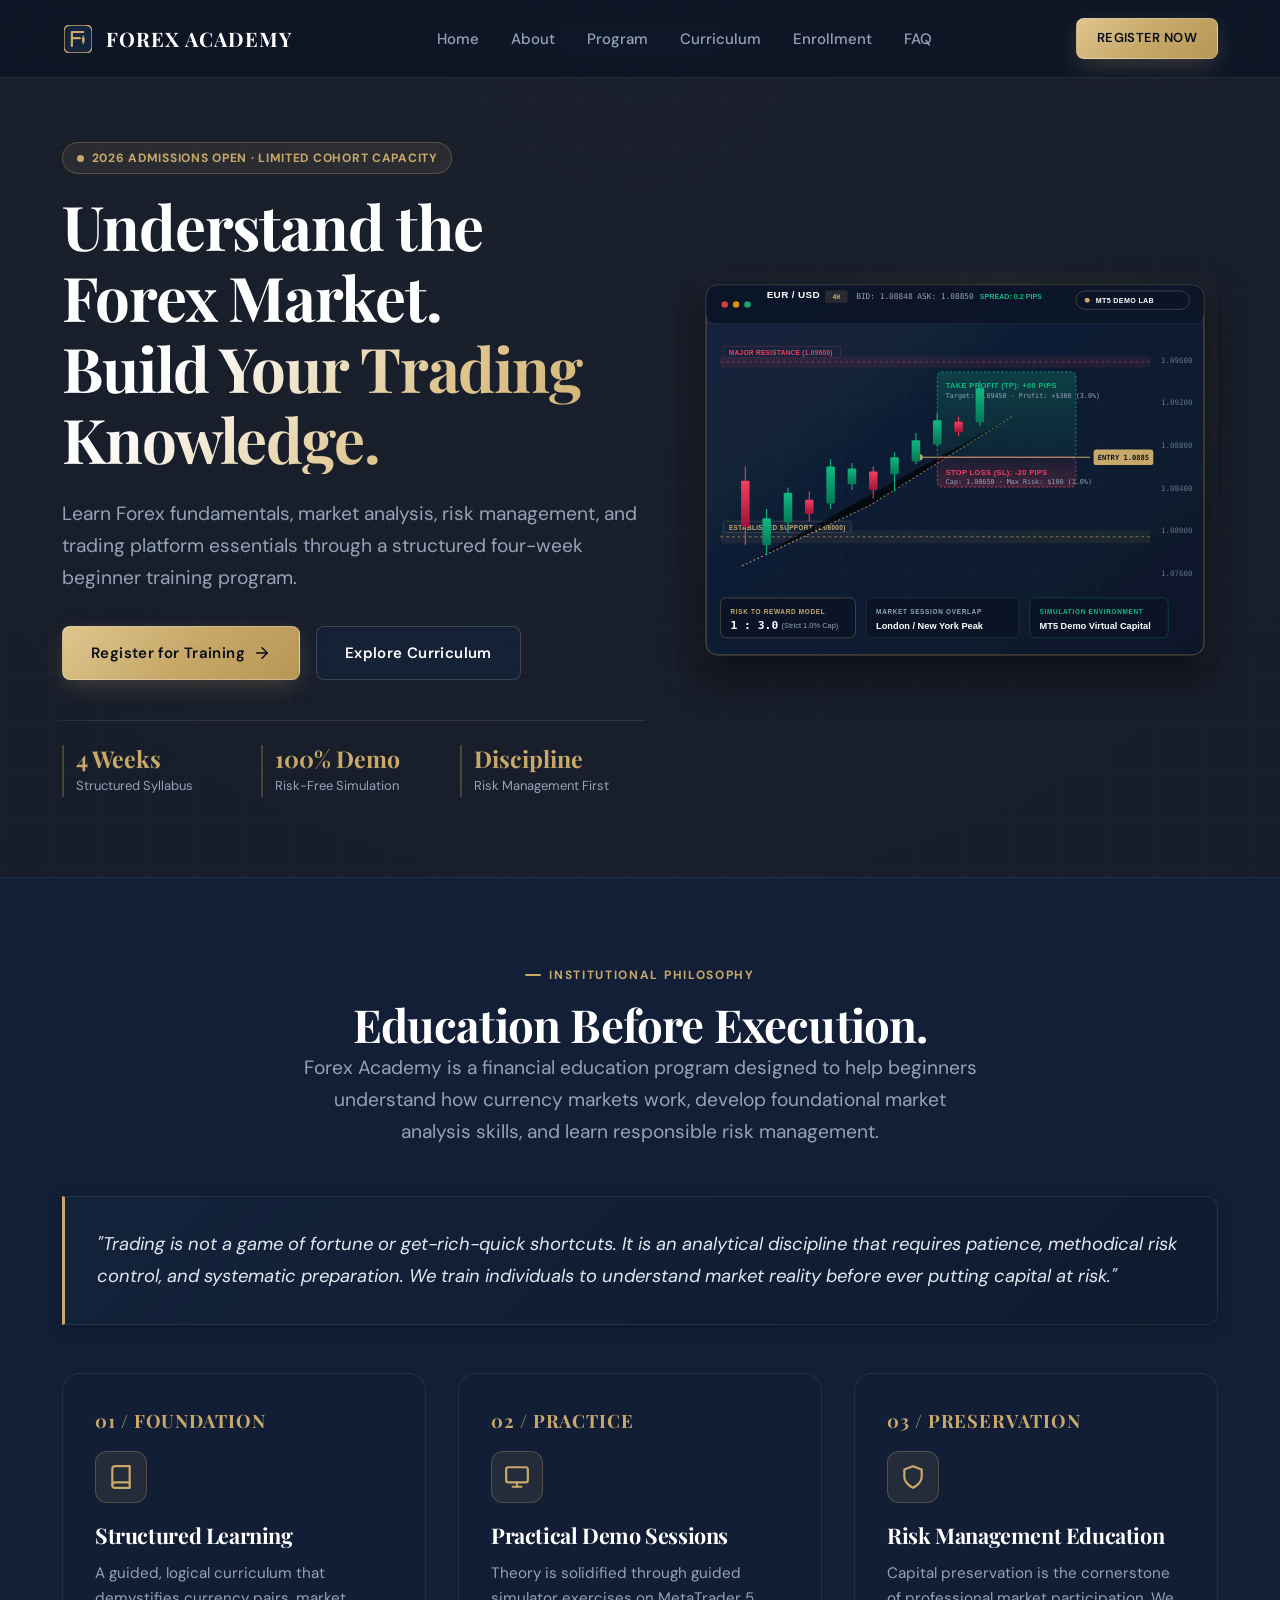
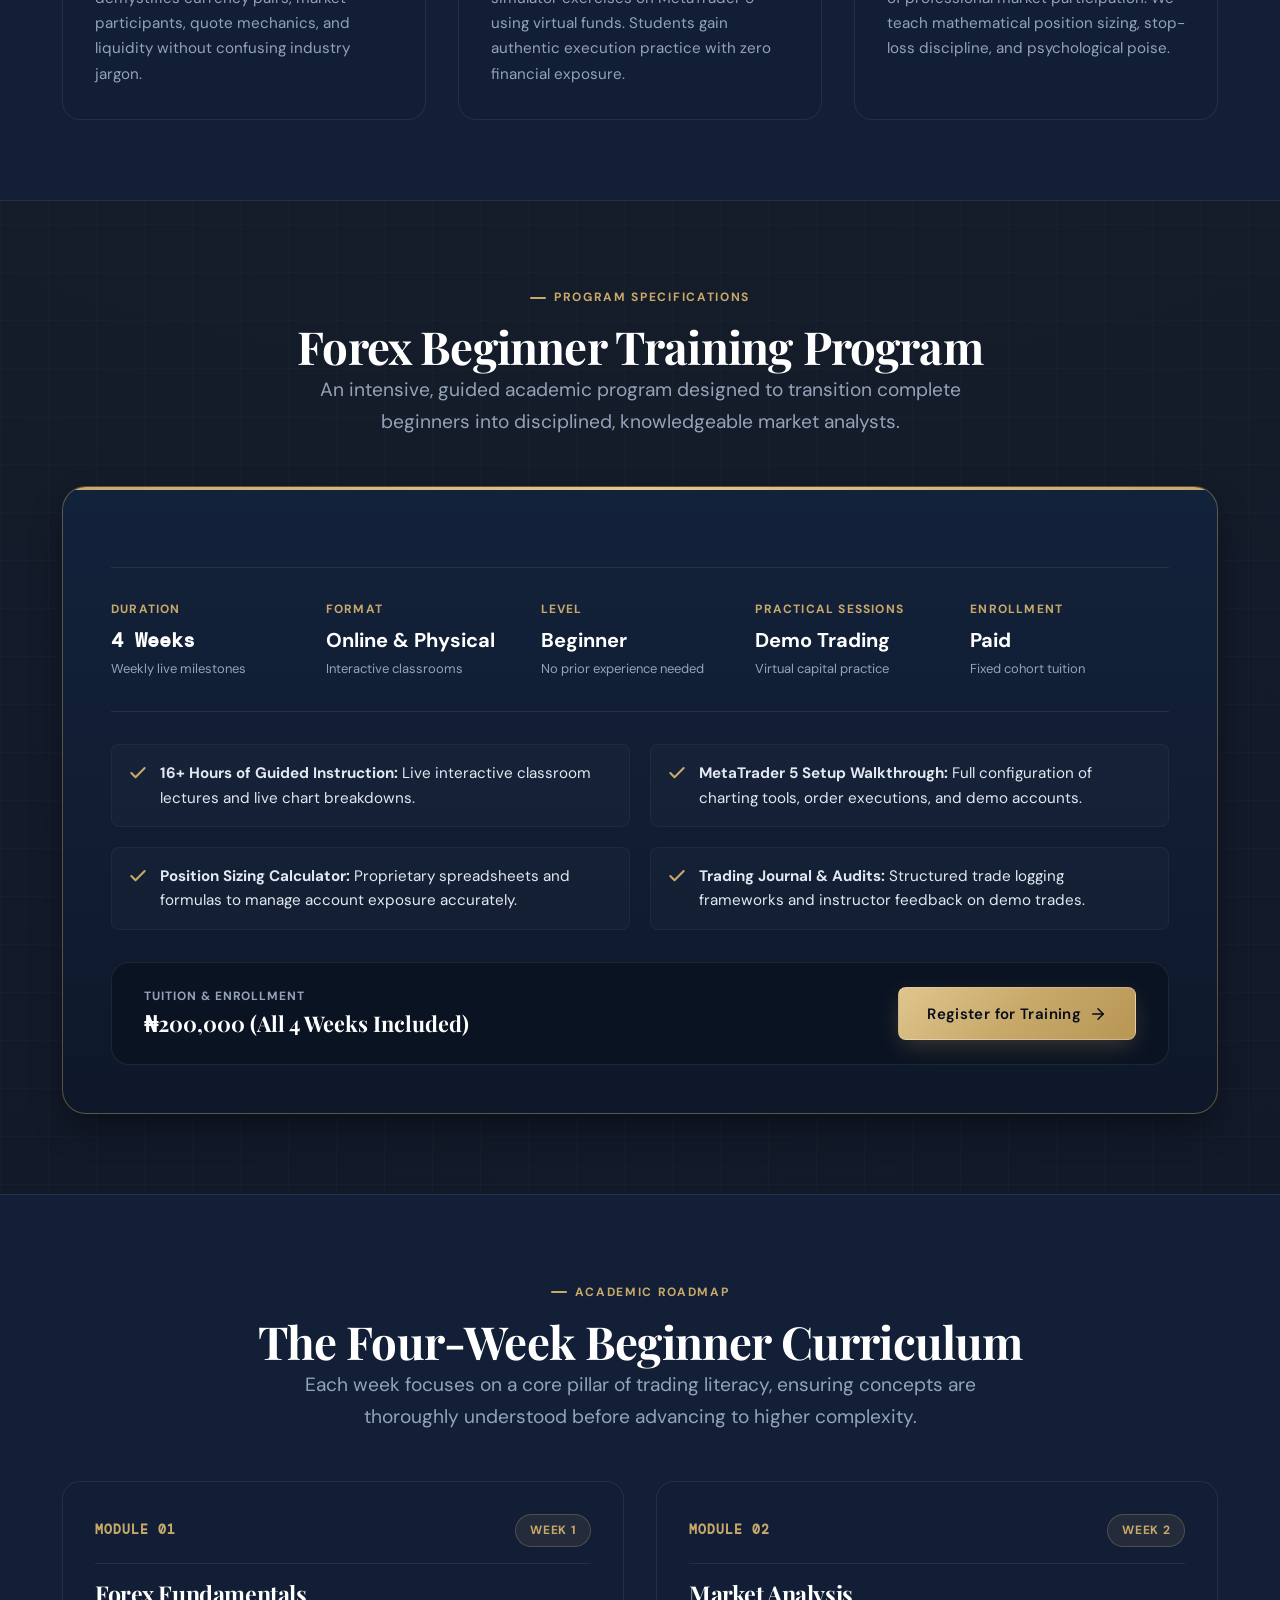
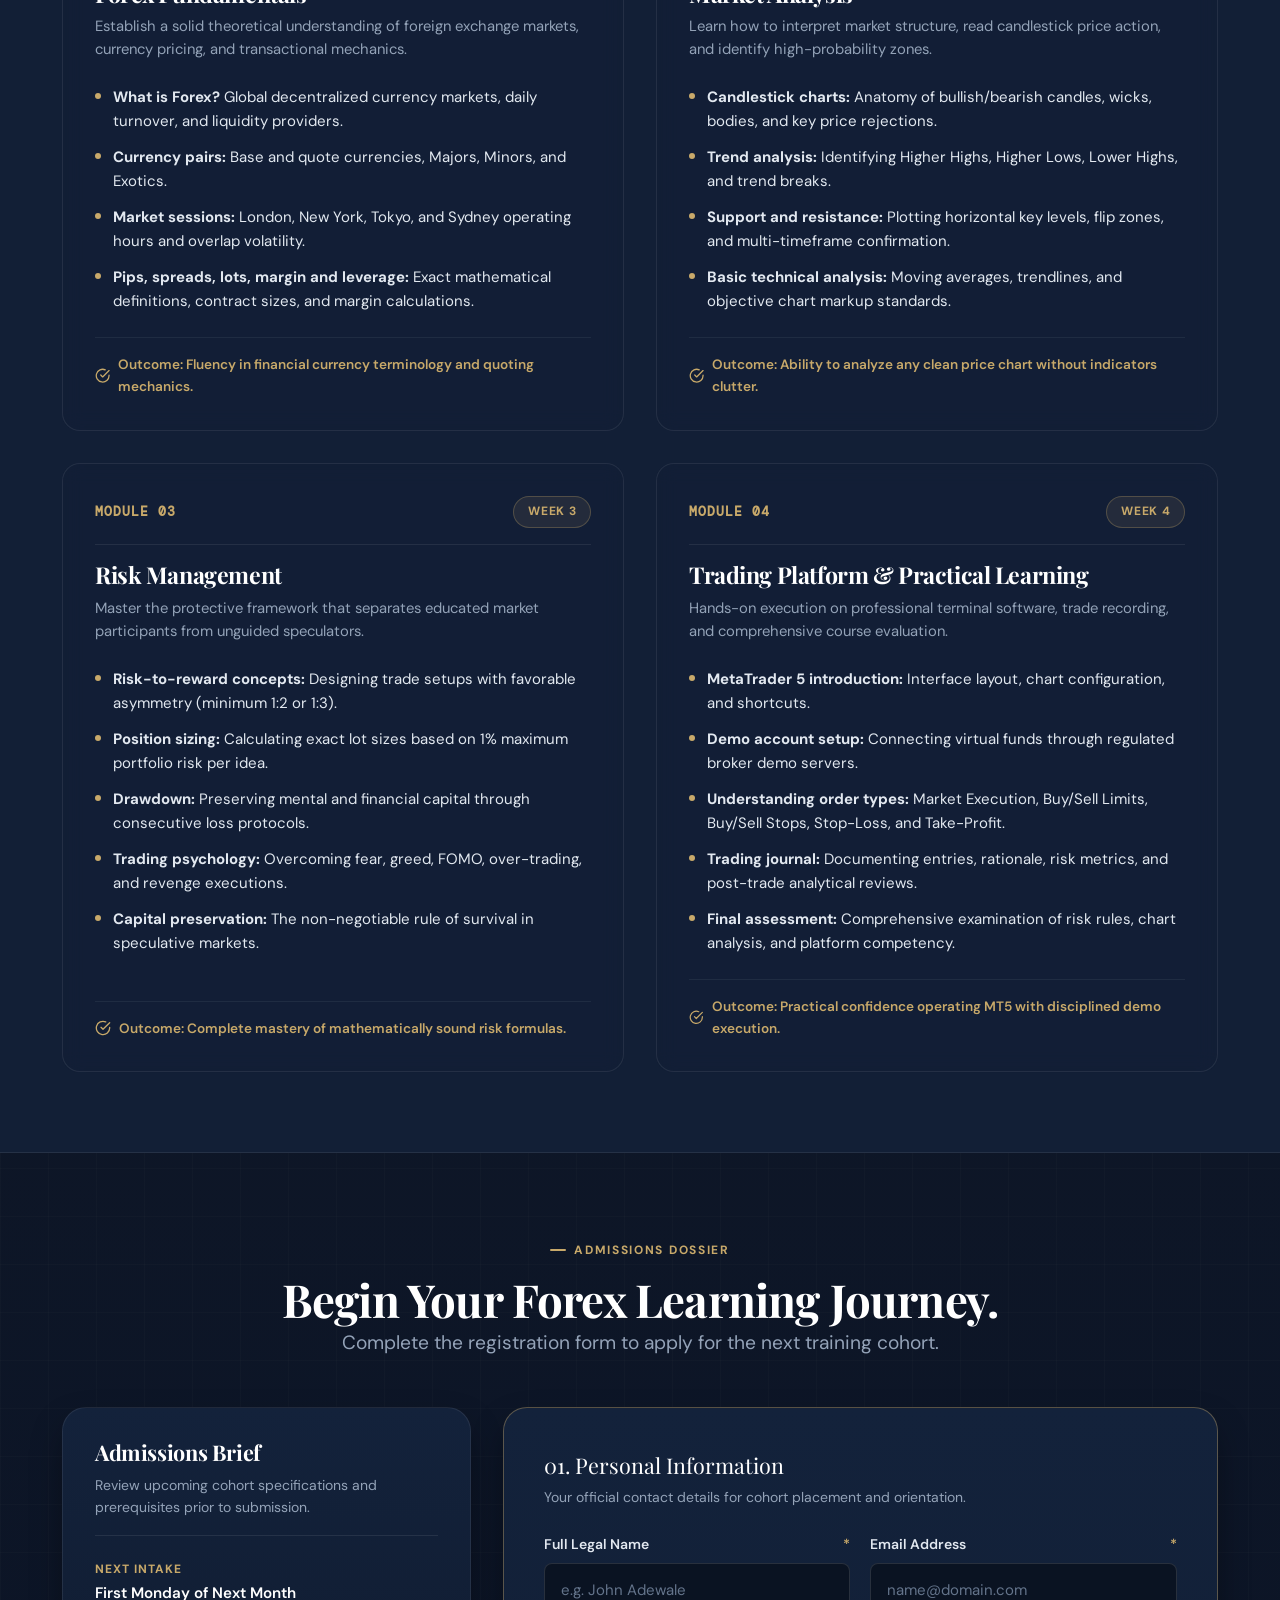
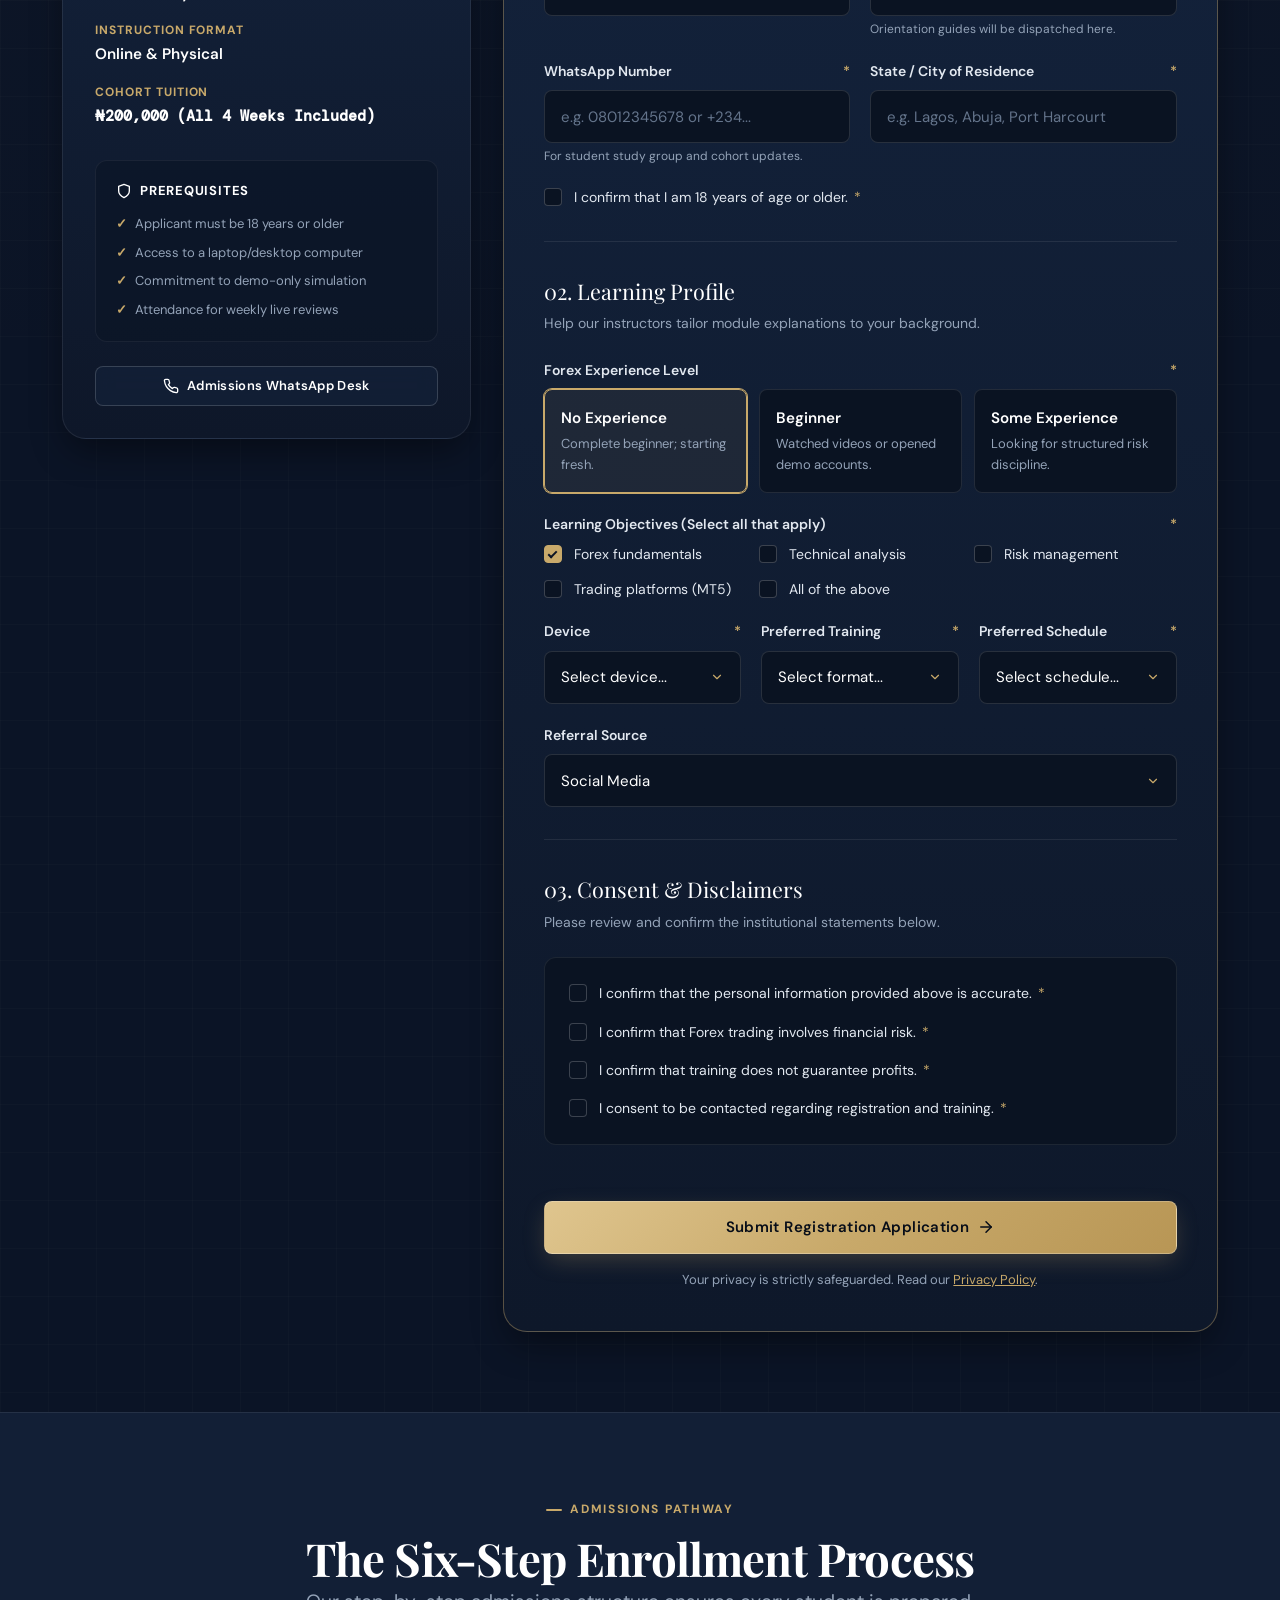
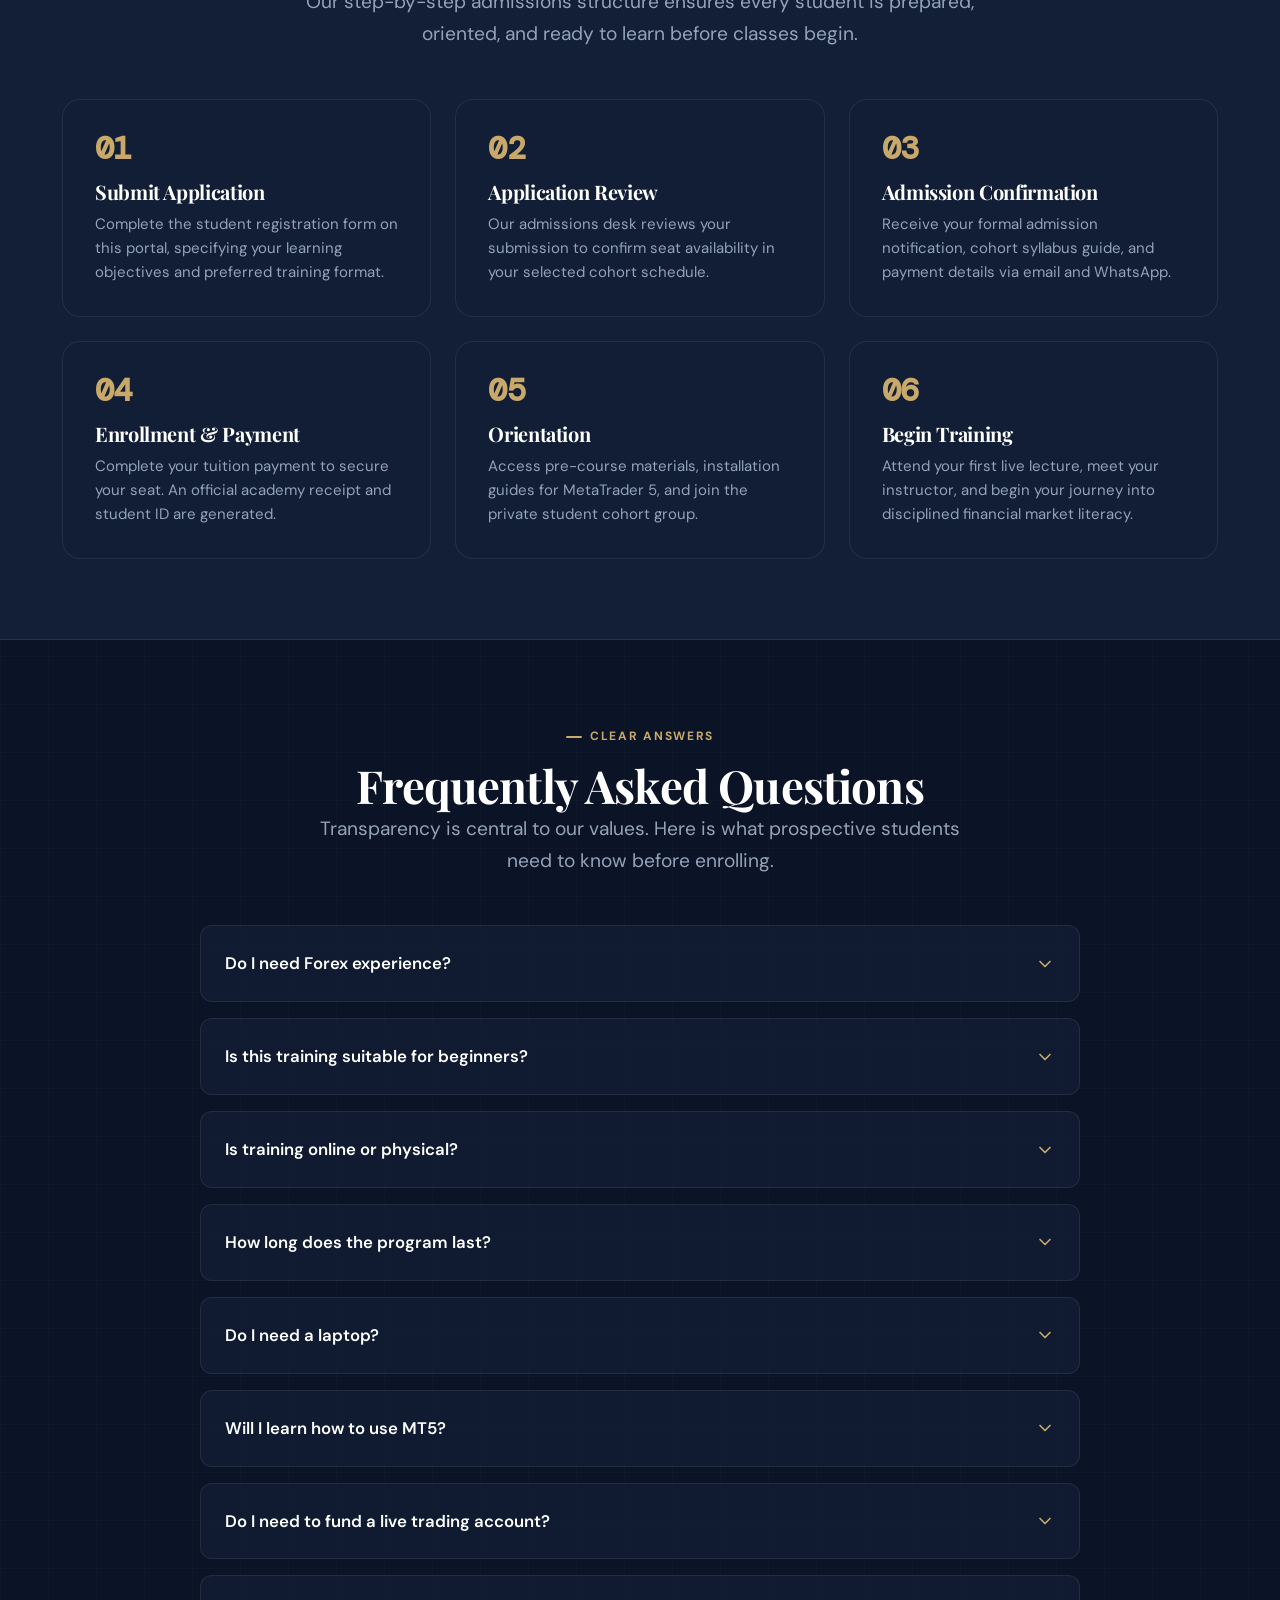
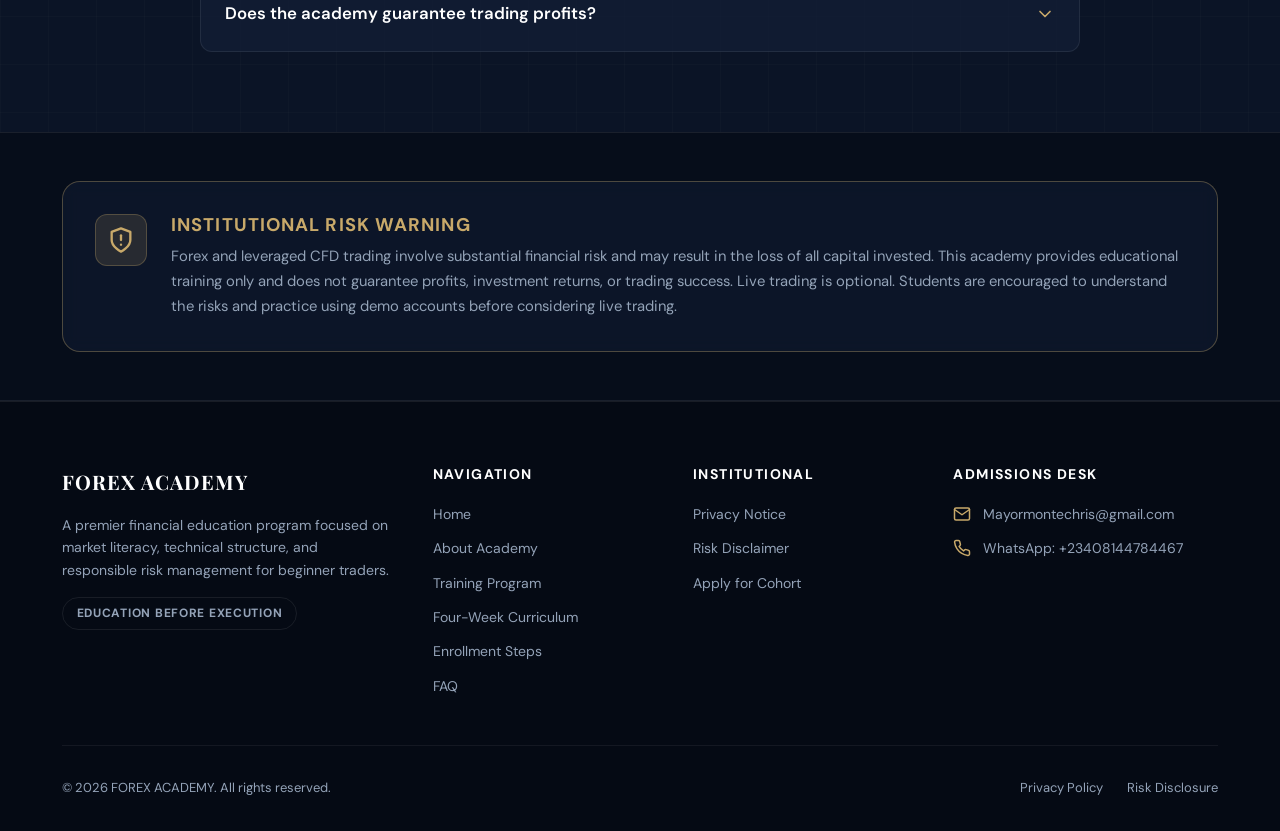
<file: index.html>
<!DOCTYPE html>
<html lang="en">
<head>
  <meta charset="UTF-8">
  <meta name="viewport" content="width=device-width, initial-scale=1.0">
  <title>Forex Academy | Learn Forex Trading Fundamentals</title>
  <meta name="description" content="Learn Forex fundamentals, technical analysis, and risk management through a structured four-week beginner Forex training program.">
  <meta name="keywords" content="forex academy, learn forex, beginner forex training, technical analysis, risk management, MT5 demo trading">
  <meta name="author" content="FOREX ACADEMY">
  <meta name="robots" content="index, follow">

  <!-- Open Graph / Facebook -->
  <meta property="og:type" content="website">
  <meta property="og:title" content="Forex Academy | Learn Forex Trading Fundamentals">
  <meta property="og:description" content="Learn Forex fundamentals, technical analysis, and risk management through a structured four-week beginner Forex training program.">
  <meta property="og:image" content="assets/images/hero-chart.svg">

  <!-- Twitter Card -->
  <meta name="twitter:card" content="summary_large_image">
  <meta name="twitter:title" content="Forex Academy | Learn Forex Trading Fundamentals">
  <meta name="twitter:description" content="Learn Forex fundamentals, technical analysis, and risk management through a structured four-week beginner Forex training program.">
  <meta name="twitter:image" content="assets/images/hero-chart.svg">

  <!-- Favicon -->
  <link rel="icon" type="image/svg+xml" href="assets/icons/favicon.svg">

  <!-- Google Fonts Preconnect -->
  <link rel="preconnect" href="https://fonts.googleapis.com">
  <link rel="preconnect" href="https://fonts.gstatic.com" crossorigin>
  <link href="https://fonts.googleapis.com/css2?family=DM+Mono:ital,wght@0,400;0,500;1,400&family=DM+Sans:ital,opsz,wght@0,9..40,400;0,9..40,500;0,9..40,600;0,9..40,700;1,9..40,400&family=Playfair+Display:ital,wght@0,600;0,700;1,600&display=swap" rel="stylesheet">

  <!-- Core Stylesheet -->
  <link rel="stylesheet" href="styles.css">
</head>
<body>

  <!-- ======================================================================
       1. HEADER & NAVIGATION
       ====================================================================== -->
  <header class="site-header" id="site-header">
    <div class="container header-inner">
      <a href="#hero" class="brand-logo" aria-label="Forex Academy Home">
        <div class="brand-emblem" aria-hidden="true">
          <svg width="28" height="28" viewBox="0 0 64 64" fill="none">
            <rect width="64" height="64" rx="14" fill="#14243D" stroke="#C8A96A" stroke-width="3"/>
            <path d="M18 16 H44 M18 16 V48 M18 30 H36" stroke="#C8A96A" stroke-width="5" stroke-linecap="round"/>
            <line x1="44" y1="24" x2="44" y2="44" stroke="#C8A96A" stroke-width="2.5"/>
            <rect x="41" y="28" width="6" height="12" rx="1.5" fill="#C8A96A"/>
          </svg>
        </div>
        <span data-config="academyName">FOREX ACADEMY</span>
      </a>

      <!-- Desktop Navigation -->
      <nav class="nav-desktop" aria-label="Main Navigation">
        <a href="#hero" class="nav-link">Home</a>
        <a href="#about" class="nav-link">About</a>
        <a href="#program" class="nav-link">Program</a>
        <a href="#curriculum" class="nav-link">Curriculum</a>
        <a href="#enrollment" class="nav-link">Enrollment</a>
        <a href="#faq" class="nav-link">FAQ</a>
      </nav>

      <div class="header-actions">
        <a href="#registration" class="btn btn-primary btn-sm btn-header-cta">REGISTER NOW</a>
        
        <!-- Mobile Hamburger Toggle -->
        <button class="mobile-nav-toggle" aria-label="Toggle navigation menu" aria-expanded="false" aria-controls="mobile-nav-drawer">
          <span class="hamburger-line"></span>
          <span class="hamburger-line"></span>
          <span class="hamburger-line"></span>
        </button>
      </div>
    </div>
  </header>

  <!-- Mobile Navigation Drawer -->
  <div class="mobile-nav-backdrop" aria-hidden="true"></div>
  <aside class="mobile-nav-drawer" id="mobile-nav-drawer" aria-label="Mobile Navigation">
    <div class="mobile-nav-top">
      <a href="#hero" class="brand-logo" style="margin-bottom: var(--space-6);">
        <span data-config="academyName">FOREX ACADEMY</span>
      </a>
      <div style="margin-bottom: var(--space-6);">
        <span class="badge badge-gold badge-pulse">Admissions Open</span>
      </div>
      <nav class="mobile-nav-links">
        <a href="#hero" class="mobile-nav-link">
          <span>Home</span>
          <span style="color: var(--color-gold); font-size: 0.8rem;">&rarr;</span>
        </a>
        <a href="#about" class="mobile-nav-link">
          <span>About Academy</span>
          <span style="color: var(--color-gold); font-size: 0.8rem;">&rarr;</span>
        </a>
        <a href="#program" class="mobile-nav-link">
          <span>Training Program</span>
          <span style="color: var(--color-gold); font-size: 0.8rem;">&rarr;</span>
        </a>
        <a href="#curriculum" class="mobile-nav-link">
          <span>Curriculum</span>
          <span style="color: var(--color-gold); font-size: 0.8rem;">&rarr;</span>
        </a>
        <a href="#enrollment" class="mobile-nav-link">
          <span>Enrollment Steps</span>
          <span style="color: var(--color-gold); font-size: 0.8rem;">&rarr;</span>
        </a>
        <a href="#faq" class="mobile-nav-link">
          <span>FAQ</span>
          <span style="color: var(--color-gold); font-size: 0.8rem;">&rarr;</span>
        </a>
      </nav>
    </div>
    <div class="mobile-nav-footer">
      <a href="#registration" class="btn btn-primary btn-block">REGISTER NOW</a>
      <a href="#" target="_blank" rel="noopener noreferrer" class="btn btn-secondary btn-block" data-config="whatsappLink">
        WhatsApp Admissions Desk
      </a>
    </div>
  </aside>

  <main id="main-content">
    <!-- ======================================================================
         2. HERO SECTION
         ====================================================================== -->
    <section class="section hero-section" id="hero">
      <div class="container">
        <div class="hero-grid">
          <div class="hero-content">
            <div class="hero-badge-wrap">
              <span class="badge badge-gold badge-pulse">2026 Admissions Open · Limited Cohort Capacity</span>
            </div>
            <h1 class="hero-title">
              Understand the Forex Market. <span>Build Your Trading Knowledge.</span>
            </h1>
            <p class="lead-text hero-description">
              Learn Forex fundamentals, market analysis, risk management, and trading platform essentials through a structured four-week beginner training program.
            </p>
            <div class="hero-cta-group">
              <a href="#registration" class="btn btn-primary">
                Register for Training
                <svg width="18" height="18" viewBox="0 0 24 24" fill="none" stroke="currentColor" stroke-width="2" stroke-linecap="round" stroke-linejoin="round" aria-hidden="true">
                  <line x1="5" y1="12" x2="19" y2="12"></line>
                  <polyline points="12 5 19 12 12 19"></polyline>
                </svg>
              </a>
              <a href="#curriculum" class="btn btn-secondary">Explore Curriculum</a>
            </div>
            <div class="hero-stats-row">
              <div class="stat-item">
                <span class="stat-value mono-num">4 Weeks</span>
                <span class="stat-label">Structured Syllabus</span>
              </div>
              <div class="stat-item">
                <span class="stat-value mono-num">100% Demo</span>
                <span class="stat-label">Risk-Free Simulation</span>
              </div>
              <div class="stat-item">
                <span class="stat-value">Discipline</span>
                <span class="stat-label">Risk Management First</span>
              </div>
            </div>
          </div>

          <!-- Hero Market Structure Visual -->
          <div class="hero-visual-card" aria-hidden="true">
            <img src="assets/images/hero-chart.svg" alt="EUR/USD Technical Market Structure and Risk to Reward Model" width="740" height="560" loading="eager">
          </div>
        </div>
      </div>
    </section>

    <!-- ======================================================================
         3. ABOUT THE ACADEMY
         ====================================================================== -->
    <section class="section section-alt" id="about">
      <div class="container">
        <div class="section-header text-center">
          <span class="eyebrow">Institutional Philosophy</span>
          <h2>Education Before Execution.</h2>
          <p class="lead-text">
            Forex Academy is a financial education program designed to help beginners understand how currency markets work, develop foundational market analysis skills, and learn responsible risk management.
          </p>
        </div>

        <div class="about-quote-box">
          <p>
            "Trading is not a game of fortune or get-rich-quick shortcuts. It is an analytical discipline that requires patience, methodical risk control, and systematic preparation. We train individuals to understand market reality before ever putting capital at risk."
          </p>
        </div>

        <div class="features-grid">
          <!-- Card 1 -->
          <div class="feature-card">
            <div class="feature-number">01 / FOUNDATION</div>
            <div class="feature-icon-wrapper" aria-hidden="true">
              <svg width="26" height="26" viewBox="0 0 24 24" fill="none" stroke="currentColor" stroke-width="2" stroke-linecap="round" stroke-linejoin="round">
                <path d="M4 19.5A2.5 2.5 0 0 1 6.5 17H20"></path>
                <path d="M6.5 2H20v20H6.5A2.5 2.5 0 0 1 4 19.5v-15A2.5 2.5 0 0 1 6.5 2z"></path>
              </svg>
            </div>
            <h3>Structured Learning</h3>
            <p>
              A guided, logical curriculum that demystifies currency pairs, market participants, quote mechanics, and liquidity without confusing industry jargon.
            </p>
          </div>

          <!-- Card 2 -->
          <div class="feature-card">
            <div class="feature-number">02 / PRACTICE</div>
            <div class="feature-icon-wrapper" aria-hidden="true">
              <svg width="26" height="26" viewBox="0 0 24 24" fill="none" stroke="currentColor" stroke-width="2" stroke-linecap="round" stroke-linejoin="round">
                <rect x="2" y="3" width="20" height="14" rx="2" ry="2"></rect>
                <line x1="8" y1="21" x2="16" y2="21"></line>
                <line x1="12" y1="17" x2="12" y2="21"></line>
              </svg>
            </div>
            <h3>Practical Demo Sessions</h3>
            <p>
              Theory is solidified through guided simulator exercises on MetaTrader 5 using virtual funds. Students gain authentic execution practice with zero financial exposure.
            </p>
          </div>

          <!-- Card 3 -->
          <div class="feature-card">
            <div class="feature-number">03 / PRESERVATION</div>
            <div class="feature-icon-wrapper" aria-hidden="true">
              <svg width="26" height="26" viewBox="0 0 24 24" fill="none" stroke="currentColor" stroke-width="2" stroke-linecap="round" stroke-linejoin="round">
                <path d="M12 22s8-4 8-10V5l-8-3-8 3v7c0 6 8 10 8 10z"></path>
              </svg>
            </div>
            <h3>Risk Management Education</h3>
            <p>
              Capital preservation is the cornerstone of professional market participation. We teach mathematical position sizing, stop-loss discipline, and psychological poise.
            </p>
          </div>
        </div>
      </div>
    </section>

    <!-- ======================================================================
         4. TRAINING PROGRAM
         ====================================================================== -->
    <section class="section" id="program">
      <div class="container">
        <div class="section-header text-center">
          <span class="eyebrow">Program Specifications</span>
          <h2>Forex Beginner Training Program</h2>
          <p class="lead-text">
            An intensive, guided academic program designed to transition complete beginners into disciplined, knowledgeable market analysts.
          </p>
        </div>

        <div class="program-card">
          <div class="program-summary-grid">
            <div class="program-spec-item">
              <span class="spec-label">Duration</span>
              <span class="spec-value mono-num">4 Weeks</span>
              <span class="spec-desc">Weekly live milestones</span>
            </div>
            <div class="program-spec-item">
              <span class="spec-label">Format</span>
              <span class="spec-value" data-config="classFormat">Online & Physical</span>
              <span class="spec-desc">Interactive classrooms</span>
            </div>
            <div class="program-spec-item">
              <span class="spec-label">Level</span>
              <span class="spec-value">Beginner</span>
              <span class="spec-desc">No prior experience needed</span>
            </div>
            <div class="program-spec-item">
              <span class="spec-label">Practical Sessions</span>
              <span class="spec-value">Demo Trading</span>
              <span class="spec-desc">Virtual capital practice</span>
            </div>
            <div class="program-spec-item">
              <span class="spec-label">Enrollment</span>
              <span class="spec-value">Paid</span>
              <span class="spec-desc">Fixed cohort tuition</span>
            </div>
          </div>

          <div class="program-benefits-grid">
            <div class="benefit-item">
              <svg class="benefit-icon" width="20" height="20" viewBox="0 0 24 24" fill="none" stroke="currentColor" stroke-width="2.5" stroke-linecap="round" stroke-linejoin="round" aria-hidden="true">
                <polyline points="20 6 9 17 4 12"></polyline>
              </svg>
              <span><strong>16+ Hours of Guided Instruction:</strong> Live interactive classroom lectures and live chart breakdowns.</span>
            </div>
            <div class="benefit-item">
              <svg class="benefit-icon" width="20" height="20" viewBox="0 0 24 24" fill="none" stroke="currentColor" stroke-width="2.5" stroke-linecap="round" stroke-linejoin="round" aria-hidden="true">
                <polyline points="20 6 9 17 4 12"></polyline>
              </svg>
              <span><strong>MetaTrader 5 Setup Walkthrough:</strong> Full configuration of charting tools, order executions, and demo accounts.</span>
            </div>
            <div class="benefit-item">
              <svg class="benefit-icon" width="20" height="20" viewBox="0 0 24 24" fill="none" stroke="currentColor" stroke-width="2.5" stroke-linecap="round" stroke-linejoin="round" aria-hidden="true">
                <polyline points="20 6 9 17 4 12"></polyline>
              </svg>
              <span><strong>Position Sizing Calculator:</strong> Proprietary spreadsheets and formulas to manage account exposure accurately.</span>
            </div>
            <div class="benefit-item">
              <svg class="benefit-icon" width="20" height="20" viewBox="0 0 24 24" fill="none" stroke="currentColor" stroke-width="2.5" stroke-linecap="round" stroke-linejoin="round" aria-hidden="true">
                <polyline points="20 6 9 17 4 12"></polyline>
              </svg>
              <span><strong>Trading Journal & Audits:</strong> Structured trade logging frameworks and instructor feedback on demo trades.</span>
            </div>
          </div>

          <div class="program-action-box">
            <div class="program-price-box">
              <span class="program-price-title">Tuition & Enrollment</span>
              <span class="program-price-amount" data-config="courseFee">₦200,000 (All 4 Weeks Included)</span>
            </div>
            <a href="#registration" class="btn btn-primary">
              Register for Training
              <svg width="18" height="18" viewBox="0 0 24 24" fill="none" stroke="currentColor" stroke-width="2" stroke-linecap="round" stroke-linejoin="round" aria-hidden="true">
                <line x1="5" y1="12" x2="19" y2="12"></line>
                <polyline points="12 5 19 12 12 19"></polyline>
              </svg>
            </a>
          </div>
        </div>
      </div>
    </section>

    <!-- ======================================================================
         5. CURRICULUM SECTION
         ====================================================================== -->
    <section class="section section-alt" id="curriculum">
      <div class="container">
        <div class="section-header text-center">
          <span class="eyebrow">Academic Roadmap</span>
          <h2>The Four-Week Beginner Curriculum</h2>
          <p class="lead-text">
            Each week focuses on a core pillar of trading literacy, ensuring concepts are thoroughly understood before advancing to higher complexity.
          </p>
        </div>

        <div class="curriculum-timeline">
          <!-- Week 1 -->
          <div class="curriculum-card">
            <div class="curriculum-header">
              <span class="curriculum-week-badge">Module 01</span>
              <span class="badge badge-gold">Week 1</span>
            </div>
            <h3>Forex Fundamentals</h3>
            <p class="curriculum-goal">
              Establish a solid theoretical understanding of foreign exchange markets, currency pricing, and transactional mechanics.
            </p>
            <ul class="curriculum-topics-list">
              <li class="curriculum-topic-item">
                <span class="topic-bullet"></span>
                <span><strong>What is Forex?</strong> Global decentralized currency markets, daily turnover, and liquidity providers.</span>
              </li>
              <li class="curriculum-topic-item">
                <span class="topic-bullet"></span>
                <span><strong>Currency pairs:</strong> Base and quote currencies, Majors, Minors, and Exotics.</span>
              </li>
              <li class="curriculum-topic-item">
                <span class="topic-bullet"></span>
                <span><strong>Market sessions:</strong> London, New York, Tokyo, and Sydney operating hours and overlap volatility.</span>
              </li>
              <li class="curriculum-topic-item">
                <span class="topic-bullet"></span>
                <span><strong>Pips, spreads, lots, margin and leverage:</strong> Exact mathematical definitions, contract sizes, and margin calculations.</span>
              </li>
            </ul>
            <div class="curriculum-outcome">
              <svg width="16" height="16" viewBox="0 0 24 24" fill="none" stroke="currentColor" stroke-width="2" stroke-linecap="round" stroke-linejoin="round" aria-hidden="true">
                <path d="M22 11.08V12a10 10 0 1 1-5.93-9.14"></path>
                <polyline points="22 4 12 14.01 9 11.01"></polyline>
              </svg>
              <span>Outcome: Fluency in financial currency terminology and quoting mechanics.</span>
            </div>
          </div>

          <!-- Week 2 -->
          <div class="curriculum-card">
            <div class="curriculum-header">
              <span class="curriculum-week-badge">Module 02</span>
              <span class="badge badge-gold">Week 2</span>
            </div>
            <h3>Market Analysis</h3>
            <p class="curriculum-goal">
              Learn how to interpret market structure, read candlestick price action, and identify high-probability zones.
            </p>
            <ul class="curriculum-topics-list">
              <li class="curriculum-topic-item">
                <span class="topic-bullet"></span>
                <span><strong>Candlestick charts:</strong> Anatomy of bullish/bearish candles, wicks, bodies, and key price rejections.</span>
              </li>
              <li class="curriculum-topic-item">
                <span class="topic-bullet"></span>
                <span><strong>Trend analysis:</strong> Identifying Higher Highs, Higher Lows, Lower Highs, and trend breaks.</span>
              </li>
              <li class="curriculum-topic-item">
                <span class="topic-bullet"></span>
                <span><strong>Support and resistance:</strong> Plotting horizontal key levels, flip zones, and multi-timeframe confirmation.</span>
              </li>
              <li class="curriculum-topic-item">
                <span class="topic-bullet"></span>
                <span><strong>Basic technical analysis:</strong> Moving averages, trendlines, and objective chart markup standards.</span>
              </li>
            </ul>
            <div class="curriculum-outcome">
              <svg width="16" height="16" viewBox="0 0 24 24" fill="none" stroke="currentColor" stroke-width="2" stroke-linecap="round" stroke-linejoin="round" aria-hidden="true">
                <path d="M22 11.08V12a10 10 0 1 1-5.93-9.14"></path>
                <polyline points="22 4 12 14.01 9 11.01"></polyline>
              </svg>
              <span>Outcome: Ability to analyze any clean price chart without indicators clutter.</span>
            </div>
          </div>

          <!-- Week 3 -->
          <div class="curriculum-card">
            <div class="curriculum-header">
              <span class="curriculum-week-badge">Module 03</span>
              <span class="badge badge-gold">Week 3</span>
            </div>
            <h3>Risk Management</h3>
            <p class="curriculum-goal">
              Master the protective framework that separates educated market participants from unguided speculators.
            </p>
            <ul class="curriculum-topics-list">
              <li class="curriculum-topic-item">
                <span class="topic-bullet"></span>
                <span><strong>Risk-to-reward concepts:</strong> Designing trade setups with favorable asymmetry (minimum 1:2 or 1:3).</span>
              </li>
              <li class="curriculum-topic-item">
                <span class="topic-bullet"></span>
                <span><strong>Position sizing:</strong> Calculating exact lot sizes based on 1% maximum portfolio risk per idea.</span>
              </li>
              <li class="curriculum-topic-item">
                <span class="topic-bullet"></span>
                <span><strong>Drawdown:</strong> Preserving mental and financial capital through consecutive loss protocols.</span>
              </li>
              <li class="curriculum-topic-item">
                <span class="topic-bullet"></span>
                <span><strong>Trading psychology:</strong> Overcoming fear, greed, FOMO, over-trading, and revenge executions.</span>
              </li>
              <li class="curriculum-topic-item">
                <span class="topic-bullet"></span>
                <span><strong>Capital preservation:</strong> The non-negotiable rule of survival in speculative markets.</span>
              </li>
            </ul>
            <div class="curriculum-outcome">
              <svg width="16" height="16" viewBox="0 0 24 24" fill="none" stroke="currentColor" stroke-width="2" stroke-linecap="round" stroke-linejoin="round" aria-hidden="true">
                <path d="M22 11.08V12a10 10 0 1 1-5.93-9.14"></path>
                <polyline points="22 4 12 14.01 9 11.01"></polyline>
              </svg>
              <span>Outcome: Complete mastery of mathematically sound risk formulas.</span>
            </div>
          </div>

          <!-- Week 4 -->
          <div class="curriculum-card">
            <div class="curriculum-header">
              <span class="curriculum-week-badge">Module 04</span>
              <span class="badge badge-gold">Week 4</span>
            </div>
            <h3>Trading Platform & Practical Learning</h3>
            <p class="curriculum-goal">
              Hands-on execution on professional terminal software, trade recording, and comprehensive course evaluation.
            </p>
            <ul class="curriculum-topics-list">
              <li class="curriculum-topic-item">
                <span class="topic-bullet"></span>
                <span><strong>MetaTrader 5 introduction:</strong> Interface layout, chart configuration, and shortcuts.</span>
              </li>
              <li class="curriculum-topic-item">
                <span class="topic-bullet"></span>
                <span><strong>Demo account setup:</strong> Connecting virtual funds through regulated broker demo servers.</span>
              </li>
              <li class="curriculum-topic-item">
                <span class="topic-bullet"></span>
                <span><strong>Understanding order types:</strong> Market Execution, Buy/Sell Limits, Buy/Sell Stops, Stop-Loss, and Take-Profit.</span>
              </li>
              <li class="curriculum-topic-item">
                <span class="topic-bullet"></span>
                <span><strong>Trading journal:</strong> Documenting entries, rationale, risk metrics, and post-trade analytical reviews.</span>
              </li>
              <li class="curriculum-topic-item">
                <span class="topic-bullet"></span>
                <span><strong>Final assessment:</strong> Comprehensive examination of risk rules, chart analysis, and platform competency.</span>
              </li>
            </ul>
            <div class="curriculum-outcome">
              <svg width="16" height="16" viewBox="0 0 24 24" fill="none" stroke="currentColor" stroke-width="2" stroke-linecap="round" stroke-linejoin="round" aria-hidden="true">
                <path d="M22 11.08V12a10 10 0 1 1-5.93-9.14"></path>
                <polyline points="22 4 12 14.01 9 11.01"></polyline>
              </svg>
              <span>Outcome: Practical confidence operating MT5 with disciplined demo execution.</span>
            </div>
          </div>
        </div>
      </div>
    </section>

    <!-- ======================================================================
         6. REGISTRATION / ADMISSIONS PORTAL
         ====================================================================== -->
    <section class="section" id="registration">
      <div class="container">
        <div class="section-header text-center">
          <span class="eyebrow">Admissions Dossier</span>
          <h2>Begin Your Forex Learning Journey.</h2>
          <p class="lead-text">
            Complete the registration form to apply for the next training cohort.
          </p>
        </div>

        <div class="admissions-layout">
          <!-- Left Column: Admissions Overview Sidebar -->
          <aside class="admissions-sidebar">
            <h3 class="admissions-sidebar-title">Admissions Brief</h3>
            <p class="admissions-sidebar-subtitle">Review upcoming cohort specifications and prerequisites prior to submission.</p>

            <div class="admissions-spec-list">
              <div class="admissions-spec-item">
                <span class="admissions-spec-label">Next Intake</span>
                <span class="admissions-spec-val" data-config="cohortStartDate">First Monday of Next Month</span>
              </div>
              <div class="admissions-spec-item">
                <span class="admissions-spec-label">Instruction Format</span>
                <span class="admissions-spec-val" data-config="classFormat">Online & Physical</span>
              </div>
              <div class="admissions-spec-item">
                <span class="admissions-spec-label">Cohort Tuition</span>
                <span class="admissions-spec-val mono-num" data-config="courseFee">₦200,000 (All 4 Weeks Included)</span>
              </div>
            </div>

            <div class="admissions-standards-box">
              <div class="admissions-standards-title">
                <svg width="16" height="16" viewBox="0 0 24 24" fill="none" stroke="currentColor" stroke-width="2" stroke-linecap="round" stroke-linejoin="round" aria-hidden="true">
                  <path d="M12 22s8-4 8-10V5l-8-3-8 3v7c0 6 8 10 8 10z"></path>
                </svg>
                <span>Prerequisites</span>
              </div>
              <ul class="standards-list">
                <li>Applicant must be 18 years or older</li>
                <li>Access to a laptop/desktop computer</li>
                <li>Commitment to demo-only simulation</li>
                <li>Attendance for weekly live reviews</li>
              </ul>
            </div>

            <div style="margin-top: var(--space-6);">
              <a href="#" target="_blank" rel="noopener noreferrer" class="btn btn-secondary btn-block btn-sm" data-config="whatsappLink">
                <svg width="16" height="16" viewBox="0 0 24 24" fill="none" stroke="currentColor" stroke-width="2" stroke-linecap="round" stroke-linejoin="round" aria-hidden="true">
                  <path d="M22 16.92v3a2 2 0 0 1-2.18 2 19.79 19.79 0 0 1-8.63-3.07 19.5 19.5 0 0 1-6-6 19.79 19.79 0 0 1-3.07-8.67A2 2 0 0 1 4.11 2h3a2 2 0 0 1 2 1.72 12.84 12.84 0 0 0 .7 2.81 2 2 0 0 1-.45 2.11L8.09 9.91a16 16 0 0 0 6 6l1.27-1.27a2 2 0 0 1 2.11-.45 12.84 12.84 0 0 0 2.81.7A2 2 0 0 1 22 16.92z"></path>
                </svg>
                Admissions WhatsApp Desk
              </a>
            </div>
          </aside>

          <!-- Right Column: Registration Form Card -->
          <div class="registration-card">
            <!-- Dynamic Alert / Notice Container -->
            <div id="form-alert-notice" class="alert-notice" role="alert" aria-live="polite">
              <h4 id="alert-notice-title">Notice Title</h4>
              <div id="alert-notice-body">Notice description will appear here.</div>
              <div id="alert-notice-actions" class="alert-actions"></div>
            </div>

            <!-- The Registration Form -->
            <form id="student-registration-form" novalidate>
              
              <!-- Group 1: Personal Information -->
              <fieldset class="form-fieldset">
                <legend class="form-legend">01. Personal Information</legend>
                <p class="form-fieldset-desc">Your official contact details for cohort placement and orientation.</p>
                
                <div class="form-grid-2">
                  <div class="form-group">
                    <label for="full-name" class="form-label">
                      Full Legal Name <span class="required-star">*</span>
                    </label>
                    <input type="text" id="full-name" name="full_name" class="form-input" placeholder="e.g. John Adewale" required autocomplete="name">
                    <span class="form-error">Please enter your full name (minimum 3 characters).</span>
                  </div>

                  <div class="form-group">
                    <label for="email-address" class="form-label">
                      Email Address <span class="required-star">*</span>
                    </label>
                    <input type="email" id="email-address" name="email" class="form-input" placeholder="name@domain.com" required autocomplete="email">
                    <span class="form-helper">Orientation guides will be dispatched here.</span>
                    <span class="form-error">Please enter a valid email address.</span>
                  </div>
                </div>

                <div class="form-grid-2">
                  <div class="form-group">
                    <label for="whatsapp-number" class="form-label">
                      WhatsApp Number <span class="required-star">*</span>
                    </label>
                    <input type="tel" id="whatsapp-number" name="whatsapp_number" class="form-input" placeholder="e.g. 08012345678 or +234..." required autocomplete="tel">
                    <span class="form-helper">For student study group and cohort updates.</span>
                    <span class="form-error">Please enter a valid phone number.</span>
                  </div>

                  <div class="form-group">
                    <label for="city-state" class="form-label">
                      State / City of Residence <span class="required-star">*</span>
                    </label>
                    <input type="text" id="city-state" name="city_state" class="form-input" placeholder="e.g. Lagos, Abuja, Port Harcourt" required>
                    <span class="form-error">Please enter your state or city.</span>
                  </div>
                </div>

                <div class="form-group" style="margin-bottom: 0;">
                  <label class="checkbox-label" for="age-confirmation">
                    <input type="checkbox" id="age-confirmation" name="age_confirmation" required>
                    <span class="checkbox-custom" aria-hidden="true"></span>
                    <span>I confirm that I am 18 years of age or older. <span class="required-star">*</span></span>
                  </label>
                  <span class="form-error">You must be at least 18 years of age to enroll.</span>
                </div>
              </fieldset>

              <!-- Group 2: Learning Profile -->
              <fieldset class="form-fieldset">
                <legend class="form-legend">02. Learning Profile</legend>
                <p class="form-fieldset-desc">Help our instructors tailor module explanations to your background.</p>

                <!-- Forex Experience -->
                <div class="form-group" id="experience-group">
                  <label class="form-label">Forex Experience Level <span class="required-star">*</span></label>
                  <div class="radio-tile-group">
                    <label class="radio-tile-label">
                      <input type="radio" name="forex_experience" value="No experience" checked>
                      <div class="radio-tile">
                        <span class="radio-tile-title">No Experience</span>
                        <span class="radio-tile-desc">Complete beginner; starting fresh.</span>
                      </div>
                    </label>
                    <label class="radio-tile-label">
                      <input type="radio" name="forex_experience" value="Beginner">
                      <div class="radio-tile">
                        <span class="radio-tile-title">Beginner</span>
                        <span class="radio-tile-desc">Watched videos or opened demo accounts.</span>
                      </div>
                    </label>
                    <label class="radio-tile-label">
                      <input type="radio" name="forex_experience" value="Some experience">
                      <div class="radio-tile">
                        <span class="radio-tile-title">Some Experience</span>
                        <span class="radio-tile-desc">Looking for structured risk discipline.</span>
                      </div>
                    </label>
                  </div>
                  <span class="form-error">Please select your current experience level.</span>
                </div>

                <!-- Learning Objectives -->
                <div class="form-group">
                  <label class="form-label">Learning Objectives (Select all that apply) <span class="required-star">*</span></label>
                  <div class="checkbox-group">
                    <label class="checkbox-label">
                      <input type="checkbox" name="learning_objectives" value="Forex fundamentals" checked>
                      <span class="checkbox-custom" aria-hidden="true"></span>
                      <span>Forex fundamentals</span>
                    </label>
                    <label class="checkbox-label">
                      <input type="checkbox" name="learning_objectives" value="Technical analysis">
                      <span class="checkbox-custom" aria-hidden="true"></span>
                      <span>Technical analysis</span>
                    </label>
                    <label class="checkbox-label">
                      <input type="checkbox" name="learning_objectives" value="Risk management">
                      <span class="checkbox-custom" aria-hidden="true"></span>
                      <span>Risk management</span>
                    </label>
                    <label class="checkbox-label">
                      <input type="checkbox" name="learning_objectives" value="Trading platforms">
                      <span class="checkbox-custom" aria-hidden="true"></span>
                      <span>Trading platforms (MT5)</span>
                    </label>
                    <label class="checkbox-label">
                      <input type="checkbox" name="learning_objectives" value="All of the above">
                      <span class="checkbox-custom" aria-hidden="true"></span>
                      <span>All of the above</span>
                    </label>
                  </div>
                </div>

                <div class="form-grid-3">
                  <!-- Device -->
                  <div class="form-group">
                    <label for="device-type" class="form-label">
                      Device <span class="required-star">*</span>
                    </label>
                    <select id="device-type" name="device_type" class="form-select" required>
                      <option value="">Select device...</option>
                      <option value="Laptop">Laptop</option>
                      <option value="Desktop">Desktop</option>
                      <option value="Smartphone only">Smartphone only</option>
                    </select>
                    <span class="form-error">Please select your primary device.</span>
                  </div>

                  <!-- Preferred Training -->
                  <div class="form-group">
                    <label for="training-format" class="form-label">
                      Preferred Training <span class="required-star">*</span>
                    </label>
                    <select id="training-format" name="training_format" class="form-select" required>
                      <option value="">Select format...</option>
                      <option value="Online">Online</option>
                      <option value="Physical">Physical</option>
                      <option value="Hybrid">Hybrid</option>
                    </select>
                    <span class="form-error">Please select your preferred training format.</span>
                  </div>

                  <!-- Preferred Schedule -->
                  <div class="form-group">
                    <label for="preferred-schedule" class="form-label">
                      Preferred Schedule <span class="required-star">*</span>
                    </label>
                    <select id="preferred-schedule" name="preferred_schedule" class="form-select" required>
                      <option value="">Select schedule...</option>
                      <option value="Weekdays">Weekdays</option>
                      <option value="Weekends">Weekends</option>
                      <option value="Evening classes">Evening classes</option>
                    </select>
                    <span class="form-error">Please select your schedule.</span>
                  </div>
                </div>

                <!-- Referral Source -->
                <div class="form-group" style="margin-bottom: 0;">
                  <label for="referral-source" class="form-label">Referral Source</label>
                  <select id="referral-source" name="referral_source" class="form-select">
                    <option value="Social Media">Social Media</option>
                    <option value="Friend or Colleague">Friend or Colleague Recommendation</option>
                    <option value="Search Engine">Search Engine</option>
                    <option value="Educational Forum">Financial / Trading Community</option>
                    <option value="Other">Other</option>
                  </select>
                </div>
              </fieldset>

              <!-- Group 3: Consent & Ethical Disclaimers -->
              <fieldset class="form-fieldset">
                <legend class="form-legend">03. Consent & Disclaimers</legend>
                <p class="form-fieldset-desc">Please review and confirm the institutional statements below.</p>

                <div class="consent-box">
                  <div class="form-group" style="margin-bottom: 0;">
                    <label class="checkbox-label" for="consent-accuracy">
                      <input type="checkbox" id="consent-accuracy" name="consent_accuracy" required>
                      <span class="checkbox-custom" aria-hidden="true"></span>
                      <span>I confirm that the personal information provided above is accurate. <span class="required-star">*</span></span>
                    </label>
                    <span class="form-error">You must confirm that your information is accurate.</span>
                  </div>

                  <div class="form-group" style="margin-bottom: 0;">
                    <label class="checkbox-label" for="consent-risk">
                      <input type="checkbox" id="consent-risk" name="consent_risk" required>
                      <span class="checkbox-custom" aria-hidden="true"></span>
                      <span>I confirm that Forex trading involves financial risk. <span class="required-star">*</span></span>
                    </label>
                    <span class="form-error">You must confirm that Forex trading involves financial risk.</span>
                  </div>

                  <div class="form-group" style="margin-bottom: 0;">
                    <label class="checkbox-label" for="consent-no-profit">
                      <input type="checkbox" id="consent-no-profit" name="consent_no_profit" required>
                      <span class="checkbox-custom" aria-hidden="true"></span>
                      <span>I confirm that training does not guarantee profits. <span class="required-star">*</span></span>
                    </label>
                    <span class="form-error">You must confirm that training does not guarantee profits.</span>
                  </div>

                  <div class="form-group" style="margin-bottom: 0;">
                    <label class="checkbox-label" for="consent-contact">
                      <input type="checkbox" id="consent-contact" name="consent_contact" required>
                      <span class="checkbox-custom" aria-hidden="true"></span>
                      <span>I consent to be contacted regarding registration and training. <span class="required-star">*</span></span>
                    </label>
                    <span class="form-error">You must consent to be contacted regarding registration and training.</span>
                  </div>
                </div>
              </fieldset>

              <button type="submit" class="btn btn-primary btn-block" id="submit-application-btn">
                <span>Submit Registration Application</span>
                <svg width="18" height="18" viewBox="0 0 24 24" fill="none" stroke="currentColor" stroke-width="2" stroke-linecap="round" stroke-linejoin="round" aria-hidden="true">
                  <line x1="5" y1="12" x2="19" y2="12"></line>
                  <polyline points="12 5 19 12 12 19"></polyline>
                </svg>
              </button>
              <p class="text-center text-muted" style="font-size: 0.8125rem; margin-top: var(--space-4);">
                Your privacy is strictly safeguarded. Read our <a href="privacy.html" class="text-gold" style="text-decoration: underline;">Privacy Policy</a>.
              </p>
            </form>
          </div>
        </div>
      </div>
    </section>

    <!-- ======================================================================
         7. ENROLLMENT PROCESS SECTION
         ====================================================================== -->
    <section class="section section-alt" id="enrollment">
      <div class="container">
        <div class="section-header text-center">
          <span class="eyebrow">Admissions Pathway</span>
          <h2>The Six-Step Enrollment Process</h2>
          <p class="lead-text">
            Our step-by-step admissions structure ensures every student is prepared, oriented, and ready to learn before classes begin.
          </p>
        </div>

        <div class="process-grid">
          <!-- Step 1 -->
          <div class="process-step-card">
            <div class="step-number">01</div>
            <h3>Submit Application</h3>
            <p>Complete the student registration form on this portal, specifying your learning objectives and preferred training format.</p>
          </div>

          <!-- Step 2 -->
          <div class="process-step-card">
            <div class="step-number">02</div>
            <h3>Application Review</h3>
            <p>Our admissions desk reviews your submission to confirm seat availability in your selected cohort schedule.</p>
          </div>

          <!-- Step 3 -->
          <div class="process-step-card">
            <div class="step-number">03</div>
            <h3>Admission Confirmation</h3>
            <p>Receive your formal admission notification, cohort syllabus guide, and payment details via email and WhatsApp.</p>
          </div>

          <!-- Step 4 -->
          <div class="process-step-card">
            <div class="step-number">04</div>
            <h3>Enrollment & Payment</h3>
            <p>Complete your tuition payment to secure your seat. An official academy receipt and student ID are generated.</p>
          </div>

          <!-- Step 5 -->
          <div class="process-step-card">
            <div class="step-number">05</div>
            <h3>Orientation</h3>
            <p>Access pre-course materials, installation guides for MetaTrader 5, and join the private student cohort group.</p>
          </div>

          <!-- Step 6 -->
          <div class="process-step-card">
            <div class="step-number">06</div>
            <h3>Begin Training</h3>
            <p>Attend your first live lecture, meet your instructor, and begin your journey into disciplined financial market literacy.</p>
          </div>
        </div>
      </div>
    </section>

    <!-- ======================================================================
         8. FAQ SECTION
         ====================================================================== -->
    <section class="section" id="faq">
      <div class="container">
        <div class="section-header text-center">
          <span class="eyebrow">Clear Answers</span>
          <h2>Frequently Asked Questions</h2>
          <p class="lead-text">
            Transparency is central to our values. Here is what prospective students need to know before enrolling.
          </p>
        </div>

        <div class="faq-list">
          <!-- Question 1 -->
          <div class="faq-item">
            <button class="faq-question-btn" aria-expanded="false">
              <span>Do I need Forex experience?</span>
              <svg class="faq-chevron" viewBox="0 0 24 24" fill="none" stroke="currentColor" stroke-width="2" stroke-linecap="round" stroke-linejoin="round" aria-hidden="true">
                <polyline points="6 9 12 15 18 9"></polyline>
              </svg>
            </button>
            <div class="faq-answer-panel">
              <div class="faq-answer-inner">
                <strong>No prior financial or trading experience is required.</strong> The four-week curriculum is specifically structured to start with the foundational mechanics of currency markets, quotes, and market sessions before advancing into chart analysis.
              </div>
            </div>
          </div>

          <!-- Question 2 -->
          <div class="faq-item">
            <button class="faq-question-btn" aria-expanded="false">
              <span>Is this training suitable for beginners?</span>
              <svg class="faq-chevron" viewBox="0 0 24 24" fill="none" stroke="currentColor" stroke-width="2" stroke-linecap="round" stroke-linejoin="round" aria-hidden="true">
                <polyline points="6 9 12 15 18 9"></polyline>
              </svg>
            </button>
            <div class="faq-answer-panel">
              <div class="faq-answer-inner">
                <strong>Yes, it is designed from the ground up for beginners.</strong> We teach step-by-step concepts, avoiding complicated industry jargon until each concept is clearly defined and practically demonstrated on charts.
              </div>
            </div>
          </div>

          <!-- Question 3 -->
          <div class="faq-item">
            <button class="faq-question-btn" aria-expanded="false">
              <span>Is training online or physical?</span>
              <svg class="faq-chevron" viewBox="0 0 24 24" fill="none" stroke="currentColor" stroke-width="2" stroke-linecap="round" stroke-linejoin="round" aria-hidden="true">
                <polyline points="6 9 12 15 18 9"></polyline>
              </svg>
            </button>
            <div class="faq-answer-panel">
              <div class="faq-answer-inner">
                <strong>We offer both online and physical options.</strong> Online cohorts participate via live, interactive streaming sessions with real-time screen sharing and Q&A. In-person workshops are conducted at our dedicated academy classroom facility.
              </div>
            </div>
          </div>

          <!-- Question 4 -->
          <div class="faq-item">
            <button class="faq-question-btn" aria-expanded="false">
              <span>How long does the program last?</span>
              <svg class="faq-chevron" viewBox="0 0 24 24" fill="none" stroke="currentColor" stroke-width="2" stroke-linecap="round" stroke-linejoin="round" aria-hidden="true">
                <polyline points="6 9 12 15 18 9"></polyline>
              </svg>
            </button>
            <div class="faq-answer-panel">
              <div class="faq-answer-inner">
                <strong>The beginner program runs for exactly 4 weeks.</strong> Each week encompasses guided lectures, practical charting exercises, weekly homework assignments, and dedicated review sessions.
              </div>
            </div>
          </div>

          <!-- Question 5 -->
          <div class="faq-item">
            <button class="faq-question-btn" aria-expanded="false">
              <span>Do I need a laptop?</span>
              <svg class="faq-chevron" viewBox="0 0 24 24" fill="none" stroke="currentColor" stroke-width="2" stroke-linecap="round" stroke-linejoin="round" aria-hidden="true">
                <polyline points="6 9 12 15 18 9"></polyline>
              </svg>
            </button>
            <div class="faq-answer-panel">
              <div class="faq-answer-inner">
                <strong>A laptop or desktop computer is strongly recommended</strong> for technical analysis, chart markup, and MetaTrader 5 navigation. While mobile MT5 is covered for trade monitoring, serious market analysis is best practiced on a larger screen.
              </div>
            </div>
          </div>

          <!-- Question 6 -->
          <div class="faq-item">
            <button class="faq-question-btn" aria-expanded="false">
              <span>Will I learn how to use MT5?</span>
              <svg class="faq-chevron" viewBox="0 0 24 24" fill="none" stroke="currentColor" stroke-width="2" stroke-linecap="round" stroke-linejoin="round" aria-hidden="true">
                <polyline points="6 9 12 15 18 9"></polyline>
              </svg>
            </button>
            <div class="faq-answer-panel">
              <div class="faq-answer-inner">
                <strong>Yes.</strong> Module 4 is entirely devoted to MetaTrader 5 (MT5). You will learn how to customize chart templates, place pending and market orders, calculate position lots, and maintain a trade log.
              </div>
            </div>
          </div>

          <!-- Question 7 -->
          <div class="faq-item">
            <button class="faq-question-btn" aria-expanded="false">
              <span>Do I need to fund a live trading account?</span>
              <svg class="faq-chevron" viewBox="0 0 24 24" fill="none" stroke="currentColor" stroke-width="2" stroke-linecap="round" stroke-linejoin="round" aria-hidden="true">
                <polyline points="6 9 12 15 18 9"></polyline>
              </svg>
            </button>
            <div class="faq-answer-panel">
              <div class="faq-answer-inner">
                <strong>No. All academy training is strictly conducted on risk-free demo accounts</strong> using simulated virtual currency. Funding a live trading account is entirely optional and strongly discouraged until a student demonstrates consistent discipline on demo over months.
              </div>
            </div>
          </div>

          <!-- Question 8 -->
          <div class="faq-item">
            <button class="faq-question-btn" aria-expanded="false">
              <span>Does the academy guarantee trading profits?</span>
              <svg class="faq-chevron" viewBox="0 0 24 24" fill="none" stroke="currentColor" stroke-width="2" stroke-linecap="round" stroke-linejoin="round" aria-hidden="true">
                <polyline points="6 9 12 15 18 9"></polyline>
              </svg>
            </button>
            <div class="faq-answer-panel">
              <div class="faq-answer-inner">
                <strong>No. We explicitly do not guarantee profits or trading success.</strong> Anyone promising guaranteed returns in the currency markets is being dishonest. Forex Academy is an educational institution teaching risk management, market structure, and disciplined execution. Success in financial markets depends entirely on individual dedication, emotional discipline, and risk management.
              </div>
            </div>
          </div>
        </div>
      </div>
    </section>

    <!-- ======================================================================
         9. RISK DISCLAIMER SECTION
         ====================================================================== -->
    <section class="risk-section" id="disclaimer" aria-label="Risk Warning">
      <div class="container">
        <div class="risk-disclaimer-card">
          <div class="risk-icon-wrapper" aria-hidden="true">
            <svg width="28" height="28" viewBox="0 0 24 24" fill="none" stroke="currentColor" stroke-width="2" stroke-linecap="round" stroke-linejoin="round">
              <path d="M12 22s8-4 8-10V5l-8-3-8 3v7c0 6 8 10 8 10z"></path>
              <line x1="12" y1="8" x2="12" y2="12"></line>
              <line x1="12" y1="16" x2="12.01" y2="16"></line>
            </svg>
          </div>
          <div class="risk-text-block">
            <h3>Institutional Risk Warning</h3>
            <p>
              Forex and leveraged CFD trading involve substantial financial risk and may result in the loss of all capital invested. This academy provides educational training only and does not guarantee profits, investment returns, or trading success. Live trading is optional. Students are encouraged to understand the risks and practice using demo accounts before considering live trading.
            </p>
          </div>
        </div>
      </div>
    </section>
  </main>

  <!-- ======================================================================
       10. FOOTER
       ====================================================================== -->
  <footer class="site-footer">
    <div class="container">
      <div class="footer-grid">
        <!-- Col 1: About -->
        <div class="footer-col">
          <a href="#hero" class="brand-logo" style="margin-bottom: var(--space-4);">
            <span data-config="academyName">FOREX ACADEMY</span>
          </a>
          <p style="font-size: 0.875rem; line-height: 1.6; color: var(--color-text-muted); margin-bottom: var(--space-4);">
            A premier financial education program focused on market literacy, technical structure, and responsible risk management for beginner traders.
          </p>
          <span class="badge badge-outline">Education Before Execution</span>
        </div>

        <!-- Col 2: Navigation Links -->
        <div class="footer-col">
          <h4>Navigation</h4>
          <ul class="footer-links">
            <li><a href="#hero" class="footer-link">Home</a></li>
            <li><a href="#about" class="footer-link">About Academy</a></li>
            <li><a href="#program" class="footer-link">Training Program</a></li>
            <li><a href="#curriculum" class="footer-link">Four-Week Curriculum</a></li>
            <li><a href="#enrollment" class="footer-link">Enrollment Steps</a></li>
            <li><a href="#faq" class="footer-link">FAQ</a></li>
          </ul>
        </div>

        <!-- Col 3: Legal & Disclosures -->
        <div class="footer-col">
          <h4>Institutional</h4>
          <ul class="footer-links">
            <li><a href="privacy.html" class="footer-link">Privacy Notice</a></li>
            <li><a href="#disclaimer" class="footer-link">Risk Disclaimer</a></li>
            <li><a href="#registration" class="footer-link">Apply for Cohort</a></li>
          </ul>
        </div>

        <!-- Col 4: Admissions Contacts -->
        <div class="footer-col">
          <h4>Admissions Desk</h4>
          <div class="footer-contact-item">
            <svg width="18" height="18" viewBox="0 0 24 24" fill="none" stroke="currentColor" stroke-width="2" stroke-linecap="round" stroke-linejoin="round" aria-hidden="true">
              <path d="M4 4h16c1.1 0 2 .9 2 2v12c0 1.1-.9 2-2 2H4c-1.1 0-2-.9-2-2V6c0-1.1.9-2 2-2z"></path>
              <polyline points="22,6 12,13 2,6"></polyline>
            </svg>
            <a href="mailto:Mayormontechris@gmail.com" class="footer-link" data-config="contactEmail">Mayormontechris@gmail.com</a>
          </div>
          <div class="footer-contact-item">
            <svg width="18" height="18" viewBox="0 0 24 24" fill="none" stroke="currentColor" stroke-width="2" stroke-linecap="round" stroke-linejoin="round" aria-hidden="true">
              <path d="M22 16.92v3a2 2 0 0 1-2.18 2 19.79 19.79 0 0 1-8.63-3.07 19.5 19.5 0 0 1-6-6 19.79 19.79 0 0 1-3.07-8.67A2 2 0 0 1 4.11 2h3a2 2 0 0 1 2 1.72 12.84 12.84 0 0 0 .7 2.81 2 2 0 0 1-.45 2.11L8.09 9.91a16 16 0 0 0 6 6l1.27-1.27a2 2 0 0 1 2.11-.45 12.84 12.84 0 0 0 2.81.7A2 2 0 0 1 22 16.92z"></path>
            </svg>
            <a href="#" target="_blank" rel="noopener noreferrer" class="footer-link" data-config="whatsappLink">
              WhatsApp: <span data-config="whatsappDisplay">+23408144784467</span>
            </a>
          </div>
        </div>
      </div>

      <div class="footer-bottom">
        <p>&copy; <span id="copyright-year">2026</span> <span data-config="academyName">FOREX ACADEMY</span>. All rights reserved.</p>
        <div class="footer-legal-links">
          <a href="privacy.html" class="footer-link">Privacy Policy</a>
          <a href="#disclaimer" class="footer-link">Risk Disclosure</a>
        </div>
      </div>
    </div>
  </footer>

  <!-- Core JavaScript -->
  <script src="script.js"></script>
</body>
</html>
</file>
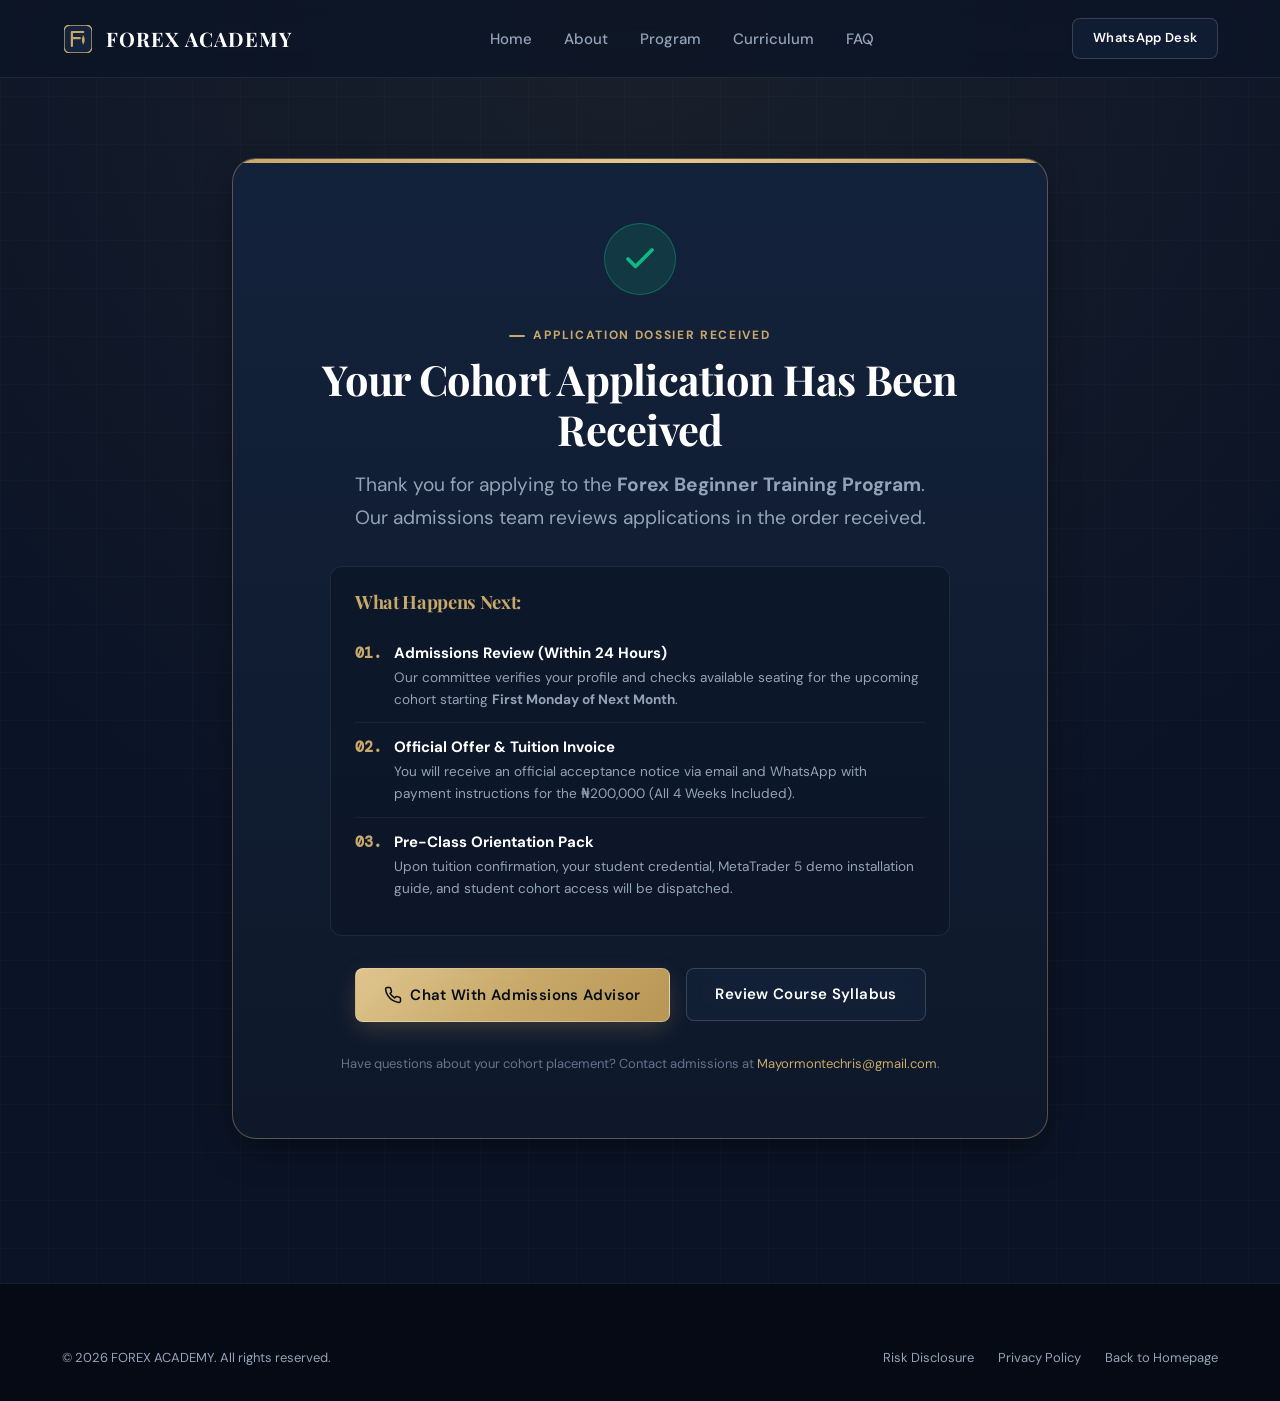
<file: confirmation.html>
<!DOCTYPE html>
<html lang="en">
<head>
  <meta charset="UTF-8">
  <meta name="viewport" content="width=device-width, initial-scale=1.0">
  <title>Application Received | Forex Academy</title>
  <meta name="description" content="Thank you for applying to the Forex Academy 4-Week Beginner Training Program. Review your next enrollment steps.">
  <meta name="robots" content="noindex, follow">

  <!-- Favicon -->
  <link rel="icon" type="image/svg+xml" href="assets/icons/favicon.svg">

  <!-- Google Fonts Preconnect -->
  <link rel="preconnect" href="https://fonts.googleapis.com">
  <link rel="preconnect" href="https://fonts.gstatic.com" crossorigin>
  <link href="https://fonts.googleapis.com/css2?family=DM+Mono:ital,wght@0,400;0,500;1,400&family=DM+Sans:ital,opsz,wght@0,9..40,400;0,9..40,500;0,9..40,600;0,9..40,700;1,9..40,400&family=Playfair+Display:ital,wght@0,600;0,700;1,600&display=swap" rel="stylesheet">

  <!-- Core Stylesheet -->
  <link rel="stylesheet" href="styles.css">
  <style>
    .confirmation-card {
      background: linear-gradient(180deg, #13223B 0%, #0E182A 100%);
      border: 1px solid var(--color-border-hover);
      border-radius: var(--radius-xl);
      padding: clamp(var(--space-8), 6vw, var(--space-16));
      margin-top: var(--space-8);
      margin-bottom: var(--space-16);
      box-shadow: var(--shadow-card);
      text-align: center;
      position: relative;
      overflow: hidden;
    }
    .confirmation-card::before {
      content: '';
      position: absolute;
      top: 0;
      left: 0;
      right: 0;
      height: 4px;
      background: linear-gradient(90deg, #C8A96A, #E5C78A, #C8A96A);
    }
    .confirmation-icon {
      width: 72px;
      height: 72px;
      border-radius: var(--radius-full);
      background-color: rgba(16, 185, 129, 0.15);
      border: 1px solid rgba(16, 185, 129, 0.4);
      display: flex;
      align-items: center;
      justify-content: center;
      color: var(--color-success);
      margin: 0 auto var(--space-6);
    }
    .steps-checklist {
      text-align: left;
      background: rgba(11, 20, 38, 0.6);
      border: 1px solid var(--color-border);
      border-radius: var(--radius-md);
      padding: var(--space-6);
      margin: var(--space-8) auto;
      max-width: 620px;
    }
    .step-check-item {
      display: flex;
      align-items: flex-start;
      gap: var(--space-3);
      padding: var(--space-3) 0;
      border-bottom: 1px solid rgba(255, 255, 255, 0.05);
      font-size: 0.9375rem;
    }
    .step-check-item:last-child {
      border-bottom: none;
    }
    .step-check-num {
      font-family: var(--font-mono);
      font-weight: 700;
      color: var(--color-gold);
      flex-shrink: 0;
    }
  </style>
</head>
<body>

  <!-- Header -->
  <header class="site-header is-scrolled" id="site-header">
    <div class="container header-inner">
      <a href="index.html#hero" class="brand-logo" aria-label="Forex Academy Home">
        <div class="brand-emblem" aria-hidden="true">
          <svg width="28" height="28" viewBox="0 0 64 64" fill="none">
            <rect width="64" height="64" rx="14" fill="#14243D" stroke="#C8A96A" stroke-width="3"/>
            <path d="M18 16 H44 M18 16 V48 M18 30 H36" stroke="#C8A96A" stroke-width="5" stroke-linecap="round"/>
            <line x1="44" y1="24" x2="44" y2="44" stroke="#C8A96A" stroke-width="2.5"/>
            <rect x="41" y="28" width="6" height="12" rx="1.5" fill="#C8A96A"/>
          </svg>
        </div>
        <span data-config="academyName">FOREX ACADEMY</span>
      </a>

      <nav class="nav-desktop">
        <a href="index.html#hero" class="nav-link">Home</a>
        <a href="index.html#about" class="nav-link">About</a>
        <a href="index.html#program" class="nav-link">Program</a>
        <a href="index.html#curriculum" class="nav-link">Curriculum</a>
        <a href="index.html#faq" class="nav-link">FAQ</a>
      </nav>

      <div class="header-actions">
        <a href="#" target="_blank" rel="noopener noreferrer" class="btn btn-secondary btn-sm" data-config="whatsappLink">
          WhatsApp Desk
        </a>
      </div>
    </div>
  </header>

  <main id="main-content">
    <section class="section" style="padding-top: var(--space-12);">
      <div class="container container-narrow">
        <div class="confirmation-card">
          <div class="confirmation-icon" aria-hidden="true">
            <svg width="36" height="36" viewBox="0 0 24 24" fill="none" stroke="currentColor" stroke-width="2.5" stroke-linecap="round" stroke-linejoin="round">
              <polyline points="20 6 9 17 4 12"></polyline>
            </svg>
          </div>

          <span class="eyebrow" style="margin-bottom: var(--space-2);">Application Dossier Received</span>
          <h1 style="font-size: clamp(1.85rem, 3.5vw, 2.6rem); margin-bottom: var(--space-4);">
            Your Cohort Application Has Been Received
          </h1>
          <p class="lead-text" style="margin-left: auto; margin-right: auto; max-width: 600px;">
            Thank you for applying to the <strong>Forex Beginner Training Program</strong>. Our admissions team reviews applications in the order received.
          </p>

          <!-- What to Expect Next -->
          <div class="steps-checklist">
            <h3 style="font-size: 1.15rem; color: var(--color-gold); margin-bottom: var(--space-4); text-align: left;">
              What Happens Next:
            </h3>

            <div class="step-check-item">
              <span class="step-check-num">01.</span>
              <div>
                <strong style="color: var(--color-text-primary);">Admissions Review (Within 24 Hours)</strong>
                <p style="color: var(--color-text-muted); font-size: 0.85rem; margin-top: 2px;">
                  Our committee verifies your profile and checks available seating for the upcoming cohort starting <strong data-config="cohortStartDate">First Monday of Next Month</strong>.
                </p>
              </div>
            </div>

            <div class="step-check-item">
              <span class="step-check-num">02.</span>
              <div>
                <strong style="color: var(--color-text-primary);">Official Offer & Tuition Invoice</strong>
                <p style="color: var(--color-text-muted); font-size: 0.85rem; margin-top: 2px;">
                  You will receive an official acceptance notice via email and WhatsApp with payment instructions for the <span data-config="courseFee">₦200,000 tuition fee</span>.
                </p>
              </div>
            </div>

            <div class="step-check-item">
              <span class="step-check-num">03.</span>
              <div>
                <strong style="color: var(--color-text-primary);">Pre-Class Orientation Pack</strong>
                <p style="color: var(--color-text-muted); font-size: 0.85rem; margin-top: 2px;">
                  Upon tuition confirmation, your student credential, MetaTrader 5 demo installation guide, and student cohort access will be dispatched.
                </p>
              </div>
            </div>
          </div>

          <!-- Direct Inquiries Action -->
          <div style="display: flex; flex-wrap: wrap; justify-content: center; gap: var(--space-4); margin-top: var(--space-8);">
            <a href="#" target="_blank" rel="noopener noreferrer" class="btn btn-primary" data-config="whatsappLink">
              <svg width="18" height="18" viewBox="0 0 24 24" fill="none" stroke="currentColor" stroke-width="2" stroke-linecap="round" stroke-linejoin="round" aria-hidden="true">
                <path d="M22 16.92v3a2 2 0 0 1-2.18 2 19.79 19.79 0 0 1-8.63-3.07 19.5 19.5 0 0 1-6-6 19.79 19.79 0 0 1-3.07-8.67A2 2 0 0 1 4.11 2h3a2 2 0 0 1 2 1.72 12.84 12.84 0 0 0 .7 2.81 2 2 0 0 1-.45 2.11L8.09 9.91a16 16 0 0 0 6 6l1.27-1.27a2 2 0 0 1 2.11-.45 12.84 12.84 0 0 0 2.81.7A2 2 0 0 1 22 16.92z"></path>
              </svg>
              Chat With Admissions Advisor
            </a>
            <a href="index.html#curriculum" class="btn btn-secondary">
              Review Course Syllabus
            </a>
          </div>

          <p style="font-size: 0.8125rem; color: var(--color-text-subtle); margin-top: var(--space-8);">
            Have questions about your cohort placement? Contact admissions at <a href="mailto:Mayormontechris@gmail.com" class="text-gold" data-config="contactEmail">Mayormontechris@gmail.com</a>.
          </p>
        </div>
      </div>
    </section>
  </main>

  <!-- Footer -->
  <footer class="site-footer">
    <div class="container">
      <div class="footer-bottom" style="border-top: none; padding-top: 0;">
        <p>&copy; <span id="copyright-year">2026</span> <span data-config="academyName">FOREX ACADEMY</span>. All rights reserved.</p>
        <div class="footer-legal-links">
          <a href="index.html#disclaimer" class="footer-link">Risk Disclosure</a>
          <a href="privacy.html" class="footer-link">Privacy Policy</a>
          <a href="index.html#hero" class="footer-link">Back to Homepage</a>
        </div>
      </div>
    </div>
  </footer>

  <script src="script.js"></script>
</body>
</html>
</file>
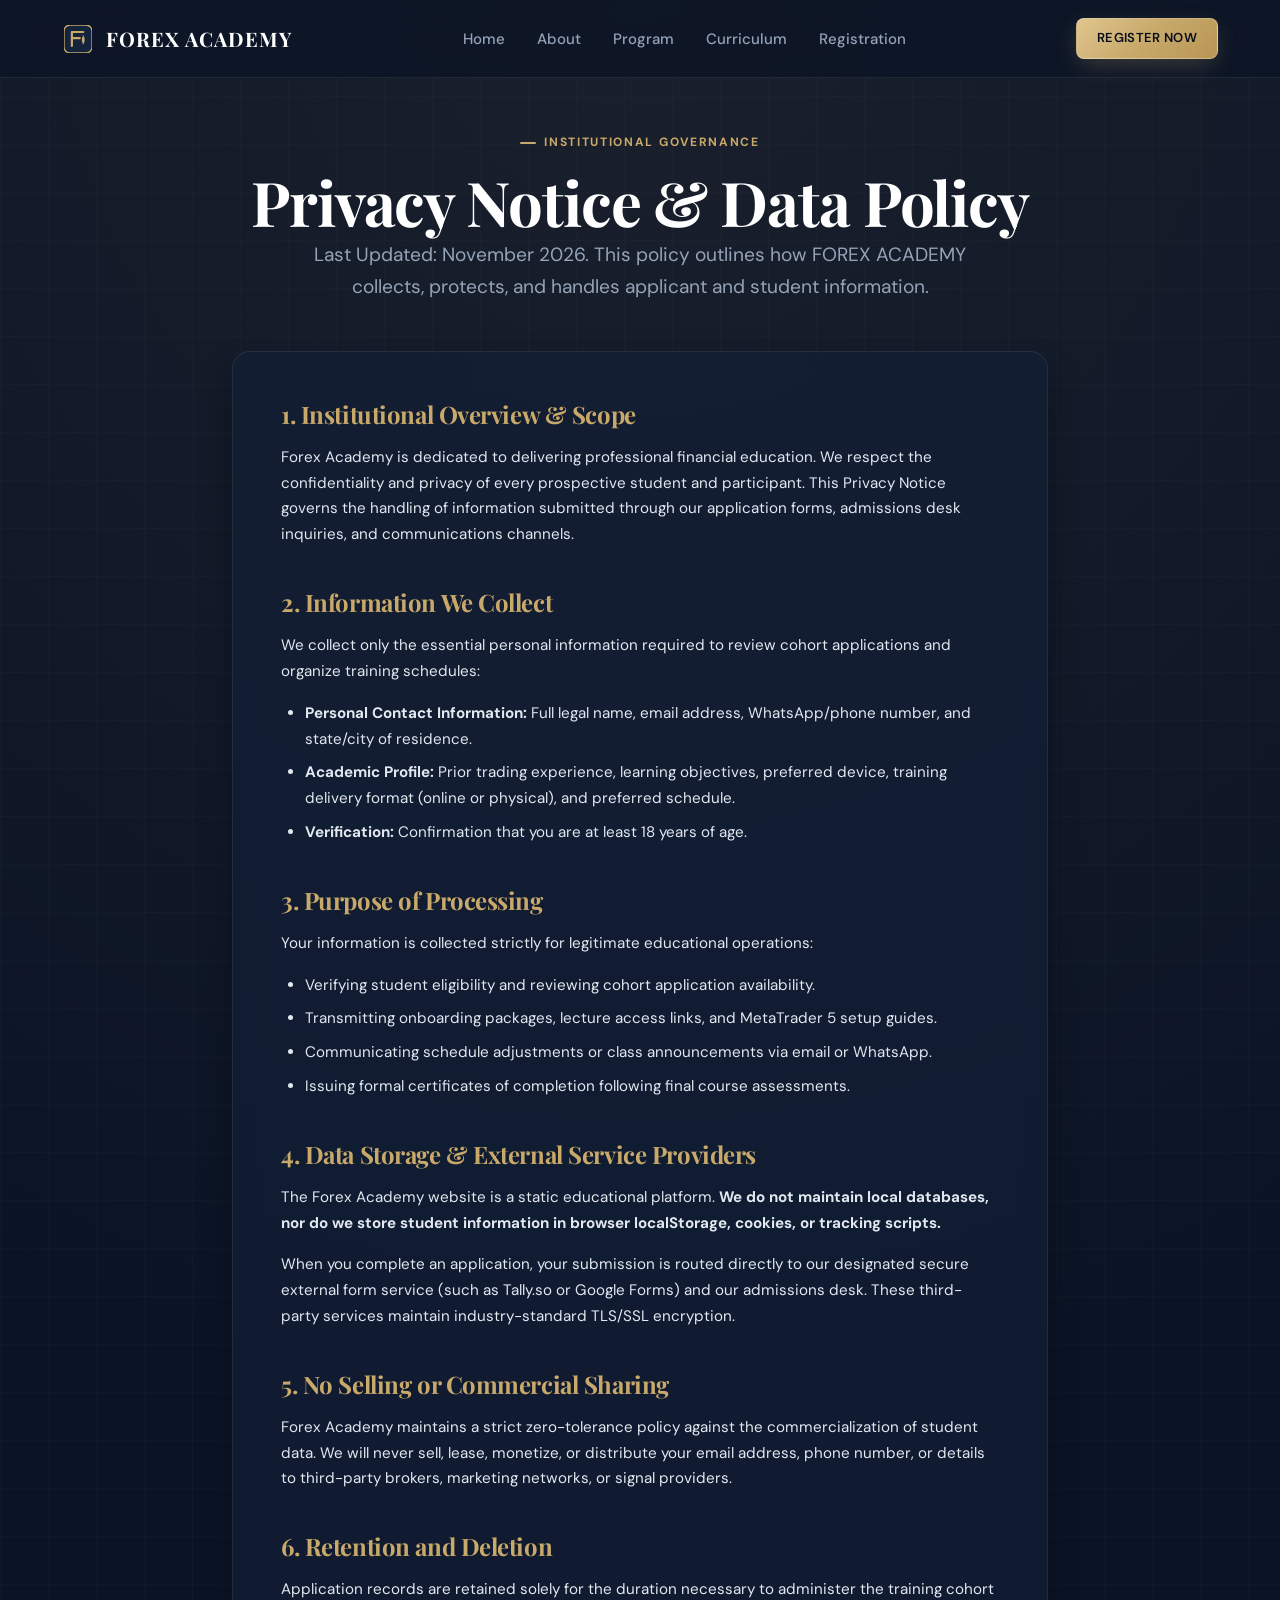
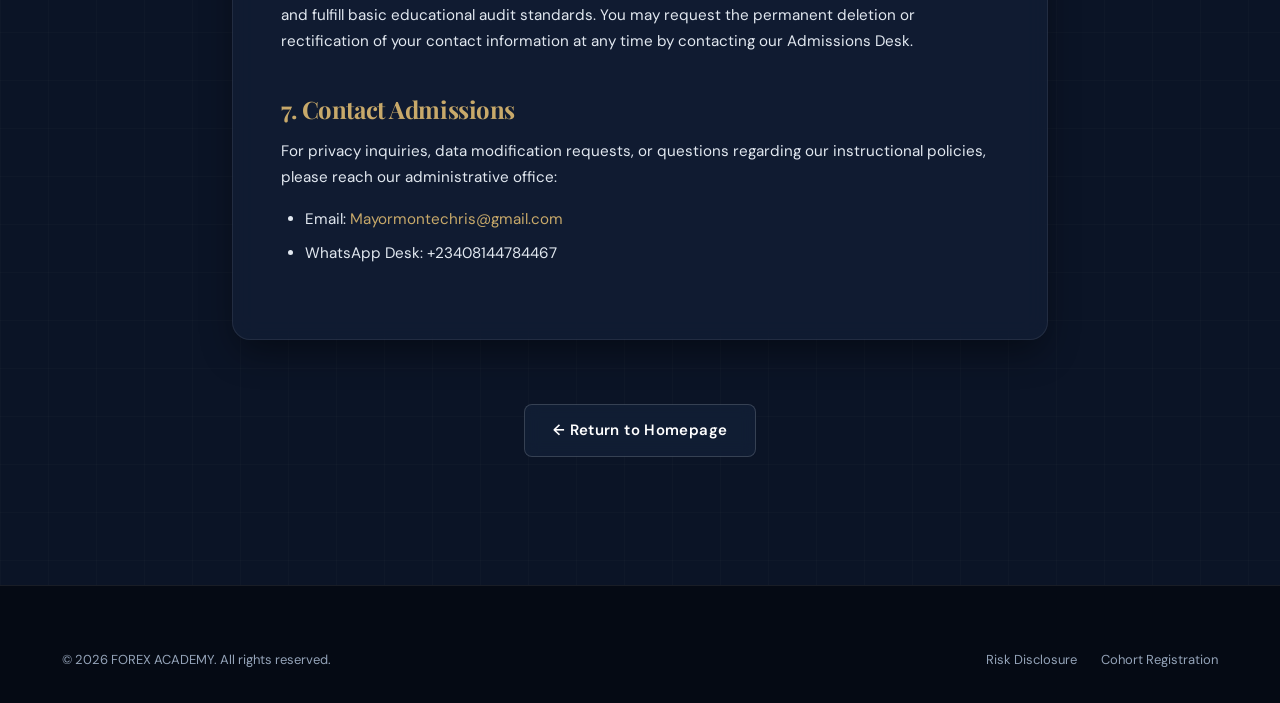
<file: privacy.html>
<!DOCTYPE html>
<html lang="en">
<head>
  <meta charset="UTF-8">
  <meta name="viewport" content="width=device-width, initial-scale=1.0">
  <title>Privacy Notice | Forex Academy</title>
  <meta name="description" content="Privacy notice and data protection policies for Forex Academy prospective students and registered participants.">
  <meta name="robots" content="index, follow">

  <!-- Favicon -->
  <link rel="icon" type="image/svg+xml" href="assets/icons/favicon.svg">

  <!-- Google Fonts Preconnect -->
  <link rel="preconnect" href="https://fonts.googleapis.com">
  <link rel="preconnect" href="https://fonts.gstatic.com" crossorigin>
  <link href="https://fonts.googleapis.com/css2?family=DM+Mono:ital,wght@0,400;0,500;1,400&family=DM+Sans:ital,opsz,wght@0,9..40,400;0,9..40,500;0,9..40,600;0,9..40,700;1,9..40,400&family=Playfair+Display:ital,wght@0,600;0,700;1,600&display=swap" rel="stylesheet">

  <!-- Core Stylesheet -->
  <link rel="stylesheet" href="styles.css">
  <style>
    .legal-content {
      background: var(--color-bg-card-glass);
      backdrop-filter: blur(12px);
      border: 1px solid var(--color-border);
      border-radius: var(--radius-lg);
      padding: clamp(var(--space-6), 6vw, var(--space-12));
      margin-top: var(--space-8);
      margin-bottom: var(--space-16);
      box-shadow: var(--shadow-card);
    }
    .legal-content h2 {
      font-size: 1.5rem;
      margin-top: var(--space-10);
      margin-bottom: var(--space-4);
      color: var(--color-gold);
    }
    .legal-content h2:first-of-type {
      margin-top: 0;
    }
    .legal-content p, .legal-content li {
      font-size: 0.95rem;
      color: var(--color-text-secondary);
      line-height: 1.7;
      margin-bottom: var(--space-4);
    }
    .legal-content ul {
      list-style: disc;
      padding-left: var(--space-6);
      margin-bottom: var(--space-6);
    }
    .legal-content li {
      margin-bottom: var(--space-2);
    }
  </style>
</head>
<body>

  <!-- Site Header -->
  <header class="site-header is-scrolled" id="site-header">
    <div class="container header-inner">
      <a href="index.html#hero" class="brand-logo" aria-label="Forex Academy Home">
        <div class="brand-emblem" aria-hidden="true">
          <svg width="28" height="28" viewBox="0 0 64 64" fill="none">
            <rect width="64" height="64" rx="14" fill="#14243D" stroke="#C8A96A" stroke-width="3"/>
            <path d="M18 16 H44 M18 16 V48 M18 30 H36" stroke="#C8A96A" stroke-width="5" stroke-linecap="round"/>
            <line x1="44" y1="24" x2="44" y2="44" stroke="#C8A96A" stroke-width="2.5"/>
            <rect x="41" y="28" width="6" height="12" rx="1.5" fill="#C8A96A"/>
          </svg>
        </div>
        <span data-config="academyName">FOREX ACADEMY</span>
      </a>

      <nav class="nav-desktop">
        <a href="index.html#hero" class="nav-link">Home</a>
        <a href="index.html#about" class="nav-link">About</a>
        <a href="index.html#program" class="nav-link">Program</a>
        <a href="index.html#curriculum" class="nav-link">Curriculum</a>
        <a href="index.html#registration" class="nav-link">Registration</a>
      </nav>

      <div class="header-actions">
        <a href="index.html#registration" class="btn btn-primary btn-sm">REGISTER NOW</a>
      </div>
    </div>
  </header>

  <main id="main-content">
    <section class="section" style="padding-top: var(--space-12);">
      <div class="container container-narrow">
        <div class="section-header text-center">
          <span class="eyebrow">Institutional Governance</span>
          <h1>Privacy Notice & Data Policy</h1>
          <p class="lead-text">
            Last Updated: November 2026. This policy outlines how <span data-config="academyName">FOREX ACADEMY</span> collects, protects, and handles applicant and student information.
          </p>
        </div>

        <div class="legal-content">
          <h2>1. Institutional Overview & Scope</h2>
          <p>
            Forex Academy is dedicated to delivering professional financial education. We respect the confidentiality and privacy of every prospective student and participant. This Privacy Notice governs the handling of information submitted through our application forms, admissions desk inquiries, and communications channels.
          </p>

          <h2>2. Information We Collect</h2>
          <p>
            We collect only the essential personal information required to review cohort applications and organize training schedules:
          </p>
          <ul>
            <li><strong>Personal Contact Information:</strong> Full legal name, email address, WhatsApp/phone number, and state/city of residence.</li>
            <li><strong>Academic Profile:</strong> Prior trading experience, learning objectives, preferred device, training delivery format (online or physical), and preferred schedule.</li>
            <li><strong>Verification:</strong> Confirmation that you are at least 18 years of age.</li>
          </ul>

          <h2>3. Purpose of Processing</h2>
          <p>
            Your information is collected strictly for legitimate educational operations:
          </p>
          <ul>
            <li>Verifying student eligibility and reviewing cohort application availability.</li>
            <li>Transmitting onboarding packages, lecture access links, and MetaTrader 5 setup guides.</li>
            <li>Communicating schedule adjustments or class announcements via email or WhatsApp.</li>
            <li>Issuing formal certificates of completion following final course assessments.</li>
          </ul>

          <h2>4. Data Storage & External Service Providers</h2>
          <p>
            The Forex Academy website is a static educational platform. <strong>We do not maintain local databases, nor do we store student information in browser localStorage, cookies, or tracking scripts.</strong>
          </p>
          <p>
            When you complete an application, your submission is routed directly to our designated secure external form service (such as Tally.so or Google Forms) and our admissions desk. These third-party services maintain industry-standard TLS/SSL encryption.
          </p>

          <h2>5. No Selling or Commercial Sharing</h2>
          <p>
            Forex Academy maintains a strict zero-tolerance policy against the commercialization of student data. We will never sell, lease, monetize, or distribute your email address, phone number, or details to third-party brokers, marketing networks, or signal providers.
          </p>

          <h2>6. Retention and Deletion</h2>
          <p>
            Application records are retained solely for the duration necessary to administer the training cohort and fulfill basic educational audit standards. You may request the permanent deletion or rectification of your contact information at any time by contacting our Admissions Desk.
          </p>

          <h2>7. Contact Admissions</h2>
          <p>
            For privacy inquiries, data modification requests, or questions regarding our instructional policies, please reach our administrative office:
          </p>
          <ul>
            <li>Email: <a href="mailto:Mayormontechris@gmail.com" class="text-gold" data-config="contactEmail">Mayormontechris@gmail.com</a></li>
            <li>WhatsApp Desk: <span data-config="whatsappDisplay">+23408144784467</span></li>
          </ul>
        </div>

        <div class="text-center" style="margin-bottom: var(--space-12);">
          <a href="index.html" class="btn btn-secondary">&larr; Return to Homepage</a>
        </div>
      </div>
    </section>
  </main>

  <!-- Site Footer -->
  <footer class="site-footer">
    <div class="container">
      <div class="footer-bottom" style="border-top: none; padding-top: 0;">
        <p>&copy; <span id="copyright-year">2026</span> <span data-config="academyName">FOREX ACADEMY</span>. All rights reserved.</p>
        <div class="footer-legal-links">
          <a href="index.html#disclaimer" class="footer-link">Risk Disclosure</a>
          <a href="index.html#registration" class="footer-link">Cohort Registration</a>
        </div>
      </div>
    </div>
  </footer>

  <script src="script.js"></script>
</body>
</html>
</file>
<file: styles.css>
/* ==========================================================================
   FOREX ACADEMY — INSTITUTIONAL DESIGN SYSTEM
   Senior Product Design & Visual Architecture
   ========================================================================== */

:root {
  /* Brand Palette */
  --color-bg-primary: #0B1426;         /* Midnight Deep Navy */
  --color-bg-secondary: #121F36;       /* Slate Navy Surface */
  --color-bg-tertiary: #182B48;        /* Elevated Card Surface */
  --color-bg-quaternary: #1F365A;      /* Interactive Highlight */
  --color-bg-card-glass: rgba(18, 31, 54, 0.72);
  --color-bg-header-glass: rgba(11, 20, 38, 0.88);
  
  /* Gold Accents (Institutional & Restrained) */
  --color-gold: #C8A96A;               /* Signature Gold */
  --color-gold-light: #DFC58E;         /* Highlight Gold */
  --color-gold-dark: #A88647;          /* Deep Gold Accent */
  --color-gold-subtle: rgba(200, 169, 106, 0.1);
  --color-gold-border: rgba(200, 169, 106, 0.28);
  --color-gold-glow: rgba(200, 169, 106, 0.22);

  /* Typography Colors */
  --color-text-primary: #FFFFFF;       /* Crisp Headline White */
  --color-text-secondary: #E2E8F0;     /* High-legibility Body */
  --color-text-muted: #94A3B8;         /* Subtitles & Captions */
  --color-text-subtle: #64748B;        /* Muted Footnotes & Trackers */
  --color-text-dim: #475569;

  /* UI Borders & Rules */
  --color-border: rgba(255, 255, 255, 0.08);
  --color-border-hover: rgba(200, 169, 106, 0.4);
  --color-border-focus: #C8A96A;

  /* Functional Status Colors */
  --color-success: #10B981;
  --color-success-bg: rgba(16, 185, 129, 0.12);
  --color-error: #EF4444;
  --color-error-bg: rgba(239, 68, 68, 0.12);
  --color-warning: #F59E0B;
  --color-warning-bg: rgba(245, 158, 11, 0.12);

  /* Typography Stack */
  --font-body: 'DM Sans', -apple-system, BlinkMacSystemFont, 'Segoe UI', Roboto, Helvetica, Arial, sans-serif;
  --font-heading: 'Playfair Display', Georgia, Cambria, 'Times New Roman', serif;
  --font-mono: 'DM Mono', ui-monospace, SFMono-Regular, Menlo, Monaco, Consolas, monospace;

  /* Spacing Scale (8pt grid system) */
  --space-1: 0.25rem;   /* 4px */
  --space-2: 0.5rem;    /* 8px */
  --space-3: 0.75rem;   /* 12px */
  --space-4: 1rem;      /* 16px */
  --space-5: 1.25rem;   /* 20px */
  --space-6: 1.5rem;    /* 24px */
  --space-8: 2rem;      /* 32px */
  --space-10: 2.5rem;   /* 40px */
  --space-12: 3rem;     /* 48px */
  --space-16: 4rem;     /* 64px */
  --space-20: 5rem;     /* 80px */
  --space-24: 6rem;     /* 96px */

  /* Layout Boundaries */
  --max-width: 1220px;
  --max-width-narrow: 880px;
  --header-height: 78px;

  /* Radii */
  --radius-xs: 4px;
  --radius-sm: 8px;
  --radius-md: 12px;
  --radius-lg: 18px;
  --radius-xl: 24px;
  --radius-full: 9999px;

  /* Shadows */
  --shadow-subtle: 0 4px 16px rgba(0, 0, 0, 0.25);
  --shadow-card: 0 16px 36px -6px rgba(0, 0, 0, 0.45);
  --shadow-gold: 0 8px 24px -4px rgba(200, 169, 106, 0.28);
  --shadow-elevated: 0 24px 48px -12px rgba(0, 0, 0, 0.6);

  /* Transitions */
  --transition-fast: 0.16s ease;
  --transition-normal: 0.26s cubic-bezier(0.16, 1, 0.3, 1);
  --transition-smooth: 0.4s cubic-bezier(0.16, 1, 0.3, 1);
}

/* ==========================================================================
   CSS RESET & BASE CONFIGURATION
   ========================================================================== */

*, *::before, *::after {
  box-sizing: border-box;
  margin: 0;
  padding: 0;
}

html {
  font-family: var(--font-body);
  font-size: 16px;
  line-height: 1.6;
  color: var(--color-text-secondary);
  background-color: var(--color-bg-primary);
  scroll-behavior: smooth;
  -webkit-font-smoothing: antialiased;
  -moz-osx-font-smoothing: grayscale;
  text-rendering: optimizeLegibility;
}

body {
  min-height: 100vh;
  display: flex;
  flex-direction: column;
  overflow-x: hidden;
  background-color: var(--color-bg-primary);
  color: var(--color-text-secondary);
  background-image: 
    radial-gradient(circle at 50% 0%, rgba(200, 169, 106, 0.08) 0%, transparent 60%),
    linear-gradient(rgba(255, 255, 255, 0.015) 1px, transparent 1px),
    linear-gradient(90deg, rgba(255, 255, 255, 0.015) 1px, transparent 1px);
  background-size: 100% 100%, 48px 48px, 48px 48px;
}

img, svg {
  display: block;
  max-width: 100%;
  height: auto;
}

a {
  color: inherit;
  text-decoration: none;
  transition: color var(--transition-fast), border-color var(--transition-fast);
}

button, input, select, textarea {
  font: inherit;
  color: inherit;
}

button {
  cursor: pointer;
  background: none;
  border: none;
}

ul, ol {
  list-style: none;
}

/* Accessibility Focus Ring */
:focus-visible {
  outline: 2px solid var(--color-gold);
  outline-offset: 3px;
}

/* Selection */
::selection {
  background-color: var(--color-gold);
  color: var(--color-bg-primary);
}

/* ==========================================================================
   TYPOGRAPHY
   ========================================================================== */

h1, h2, h3, h4, .serif-heading {
  font-family: var(--font-heading);
  color: var(--color-text-primary);
  line-height: 1.2;
  font-weight: 700;
  letter-spacing: -0.018em;
}

h1 {
  font-size: clamp(2.35rem, 5.2vw, 3.85rem);
  font-weight: 700;
}

h2 {
  font-size: clamp(1.95rem, 3.8vw, 2.85rem);
}

h3 {
  font-size: clamp(1.3rem, 2.2vw, 1.7rem);
}

h4 {
  font-size: 1.15rem;
  letter-spacing: normal;
}

.mono-num {
  font-family: var(--font-mono);
  font-variant-numeric: tabular-nums;
}

.eyebrow {
  display: inline-flex;
  align-items: center;
  gap: var(--space-2);
  font-size: 0.75rem;
  font-weight: 700;
  letter-spacing: 0.14em;
  text-transform: uppercase;
  color: var(--color-gold);
  margin-bottom: var(--space-3);
}

.eyebrow::before {
  content: '';
  display: inline-block;
  width: 16px;
  height: 2px;
  background: var(--color-gold);
  border-radius: var(--radius-full);
}

.lead-text {
  font-size: clamp(1.05rem, 1.7vw, 1.2rem);
  line-height: 1.68;
  color: var(--color-text-muted);
  max-width: 680px;
}

.text-gold {
  color: var(--color-gold);
}

.text-white {
  color: var(--color-text-primary);
}

.text-muted {
  color: var(--color-text-muted);
}

.text-center {
  text-align: center;
}

/* ==========================================================================
   CONTAINERS & LAYOUT UTILITIES
   ========================================================================== */

.container {
  width: 100%;
  max-width: var(--max-width);
  margin-left: auto;
  margin-right: auto;
  padding-left: clamp(var(--space-4), 4vw, var(--space-8));
  padding-right: clamp(var(--space-4), 4vw, var(--space-8));
}

.container-narrow {
  max-width: var(--max-width-narrow);
}

.section {
  padding-top: clamp(var(--space-12), 7vw, var(--space-20));
  padding-bottom: clamp(var(--space-12), 7vw, var(--space-20));
  position: relative;
}

.section-alt {
  background-color: var(--color-bg-secondary);
  border-top: 1px solid var(--color-border);
  border-bottom: 1px solid var(--color-border);
}

.section-header {
  margin-bottom: clamp(var(--space-8), 5vw, var(--space-12));
}

.section-header.text-center .lead-text {
  margin-left: auto;
  margin-right: auto;
}

/* ==========================================================================
   BUTTONS & BADGES
   ========================================================================== */

.btn {
  display: inline-flex;
  align-items: center;
  justify-content: center;
  gap: var(--space-2);
  font-family: var(--font-body);
  font-size: 0.9375rem;
  font-weight: 600;
  letter-spacing: 0.025em;
  padding: 0.85rem 1.75rem;
  border-radius: var(--radius-sm);
  transition: all var(--transition-fast);
  white-space: nowrap;
  text-align: center;
  position: relative;
  user-select: none;
}

.btn-primary {
  background: linear-gradient(135deg, #DFC58E 0%, #C8A96A 50%, #B89655 100%);
  color: #070D18;
  border: 1px solid rgba(255, 255, 255, 0.25);
  box-shadow: var(--shadow-gold);
}

.btn-primary:hover {
  background: linear-gradient(135deg, #EBD7A7 0%, #D4B679 50%, #C2A161 100%);
  transform: translateY(-2px);
  box-shadow: 0 12px 28px -4px rgba(200, 169, 106, 0.38);
}

.btn-primary:active {
  transform: translateY(0) scale(0.99);
  box-shadow: var(--shadow-subtle);
}

.btn-secondary {
  background-color: rgba(20, 36, 61, 0.6);
  color: var(--color-text-primary);
  border: 1px solid rgba(255, 255, 255, 0.16);
  backdrop-filter: blur(8px);
}

.btn-secondary:hover {
  border-color: var(--color-gold);
  color: var(--color-gold);
  background-color: var(--color-gold-subtle);
  transform: translateY(-2px);
}

.btn-secondary:active {
  transform: translateY(0) scale(0.99);
}

.btn-block {
  width: 100%;
}

.btn-sm {
  font-size: 0.8125rem;
  padding: 0.55rem 1.25rem;
}

.badge {
  display: inline-flex;
  align-items: center;
  gap: var(--space-2);
  padding: 0.35rem 0.85rem;
  border-radius: var(--radius-full);
  font-size: 0.75rem;
  font-weight: 700;
  letter-spacing: 0.06em;
  text-transform: uppercase;
}

.badge-gold {
  background-color: var(--color-gold-subtle);
  color: var(--color-gold);
  border: 1px solid var(--color-gold-border);
}

.badge-outline {
  background-color: transparent;
  color: var(--color-text-muted);
  border: 1px solid var(--color-border);
}

.badge-pulse {
  display: inline-flex;
  align-items: center;
  gap: 8px;
}

.badge-pulse::before {
  content: '';
  width: 7px;
  height: 7px;
  border-radius: 50%;
  background-color: var(--color-gold);
  box-shadow: 0 0 0 0 rgba(200, 169, 106, 0.7);
  animation: beaconPulse 2s infinite;
}

@keyframes beaconPulse {
  0% { box-shadow: 0 0 0 0 rgba(200, 169, 106, 0.6); }
  70% { box-shadow: 0 0 0 7px rgba(200, 169, 106, 0); }
  100% { box-shadow: 0 0 0 0 rgba(200, 169, 106, 0); }
}

/* ==========================================================================
   HEADER & NAVIGATION
   ========================================================================== */

.site-header {
  position: sticky;
  top: 0;
  left: 0;
  width: 100%;
  height: var(--header-height);
  z-index: 1000;
  background-color: rgba(11, 20, 38, 0.75);
  backdrop-filter: blur(14px);
  -webkit-backdrop-filter: blur(14px);
  border-bottom: 1px solid var(--color-border);
  transition: all var(--transition-normal);
}

.site-header.is-scrolled {
  background-color: var(--color-bg-header-glass);
  box-shadow: 0 4px 24px rgba(0, 0, 0, 0.4);
  border-bottom-color: rgba(200, 169, 106, 0.2);
}

.header-inner {
  height: 100%;
  display: flex;
  align-items: center;
  justify-content: space-between;
}

.brand-logo {
  display: flex;
  align-items: center;
  gap: var(--space-3);
  font-family: var(--font-heading);
  font-size: 1.25rem;
  font-weight: 700;
  letter-spacing: 0.05em;
  color: var(--color-text-primary);
}

.brand-emblem {
  width: 32px;
  height: 32px;
  display: flex;
  align-items: center;
  justify-content: center;
  transition: transform var(--transition-fast);
}

.brand-logo:hover .brand-emblem {
  transform: rotate(4deg) scale(1.05);
}

.nav-desktop {
  display: flex;
  align-items: center;
  gap: var(--space-8);
}

.nav-link {
  font-size: 0.9375rem;
  font-weight: 500;
  color: var(--color-text-muted);
  position: relative;
  padding: var(--space-2) 0;
  transition: color var(--transition-fast);
}

.nav-link::after {
  content: '';
  position: absolute;
  bottom: 0;
  left: 0;
  width: 0;
  height: 2px;
  background-color: var(--color-gold);
  transition: width var(--transition-fast);
}

.nav-link:hover {
  color: var(--color-text-primary);
}

.nav-link:hover::after,
.nav-link.is-active::after {
  width: 100%;
}

.nav-link.is-active {
  color: var(--color-gold);
}

.header-actions {
  display: flex;
  align-items: center;
  gap: var(--space-4);
}

/* Mobile Hamburger Toggle */
.mobile-nav-toggle {
  display: none;
  width: 44px;
  height: 44px;
  border-radius: var(--radius-sm);
  background-color: var(--color-bg-secondary);
  border: 1px solid var(--color-border);
  color: var(--color-text-primary);
  align-items: center;
  justify-content: center;
  position: relative;
  z-index: 1100;
  transition: background-color var(--transition-fast), border-color var(--transition-fast);
}

.mobile-nav-toggle:hover {
  border-color: var(--color-gold);
}

.hamburger-line {
  width: 20px;
  height: 2px;
  background-color: var(--color-text-primary);
  position: absolute;
  transition: transform var(--transition-fast), opacity var(--transition-fast);
}

.hamburger-line:nth-child(1) { transform: translateY(-6px); }
.hamburger-line:nth-child(2) { transform: translateY(0); }
.hamburger-line:nth-child(3) { transform: translateY(6px); }

.mobile-nav-toggle[aria-expanded="true"] .hamburger-line:nth-child(1) {
  transform: translateY(0) rotate(45deg);
}
.mobile-nav-toggle[aria-expanded="true"] .hamburger-line:nth-child(2) {
  opacity: 0;
}
.mobile-nav-toggle[aria-expanded="true"] .hamburger-line:nth-child(3) {
  transform: translateY(0) rotate(-45deg);
}

/* Mobile Nav Drawer */
.mobile-nav-drawer {
  position: fixed;
  top: 0;
  right: -100%;
  width: 85%;
  max-width: 360px;
  height: 100vh;
  background-color: #0E182A;
  border-left: 1px solid var(--color-border);
  box-shadow: -12px 0 48px rgba(0, 0, 0, 0.7);
  z-index: 1050;
  padding: calc(var(--header-height) + var(--space-6)) var(--space-6) var(--space-8);
  display: flex;
  flex-direction: column;
  justify-content: space-between;
  transition: right var(--transition-smooth);
  overflow-y: auto;
}

.mobile-nav-drawer.is-open {
  right: 0;
}

.mobile-nav-backdrop {
  position: fixed;
  inset: 0;
  background-color: rgba(5, 10, 20, 0.75);
  backdrop-filter: blur(6px);
  z-index: 1040;
  opacity: 0;
  visibility: hidden;
  transition: opacity var(--transition-fast), visibility var(--transition-fast);
}

.mobile-nav-backdrop.is-visible {
  opacity: 1;
  visibility: visible;
}

.mobile-nav-links {
  display: flex;
  flex-direction: column;
  gap: var(--space-2);
}

.mobile-nav-link {
  font-size: 1.15rem;
  font-weight: 600;
  color: var(--color-text-secondary);
  padding: var(--space-3) 0;
  border-bottom: 1px solid rgba(255, 255, 255, 0.05);
  display: flex;
  align-items: center;
  justify-content: space-between;
}

.mobile-nav-link:hover,
.mobile-nav-link.is-active {
  color: var(--color-gold);
}

.mobile-nav-footer {
  margin-top: auto;
  padding-top: var(--space-6);
  border-top: 1px solid var(--color-border);
  display: flex;
  flex-direction: column;
  gap: var(--space-4);
}

@media (max-width: 992px) {
  .nav-desktop,
  .header-actions .btn-header-cta {
    display: none;
  }
  .mobile-nav-toggle {
    display: flex;
  }
}

/* ==========================================================================
   HERO SECTION
   ========================================================================== */

.hero-section {
  padding-top: clamp(var(--space-8), 6vw, var(--space-16));
  padding-bottom: clamp(var(--space-12), 8vw, var(--space-20));
  position: relative;
  overflow: hidden;
}

.hero-grid {
  display: grid;
  grid-template-columns: 1.05fr 0.95fr;
  gap: clamp(var(--space-8), 5vw, var(--space-12));
  align-items: center;
}

.hero-badge-wrap {
  margin-bottom: var(--space-4);
}

.hero-title {
  margin-bottom: var(--space-6);
  color: var(--color-text-primary);
  line-height: 1.15;
}

.hero-title span {
  background: linear-gradient(135deg, #FFFFFF 20%, #DFC58E 60%, #C8A96A 100%);
  -webkit-background-clip: text;
  -webkit-text-fill-color: transparent;
  display: block;
}

.hero-description {
  margin-bottom: var(--space-8);
}

.hero-cta-group {
  display: flex;
  flex-wrap: wrap;
  gap: var(--space-4);
  margin-bottom: var(--space-10);
}

.hero-stats-row {
  display: grid;
  grid-template-columns: repeat(3, 1fr);
  gap: var(--space-4);
  padding-top: var(--space-6);
  border-top: 1px solid var(--color-border);
}

.stat-item {
  display: flex;
  flex-direction: column;
  border-left: 2px solid var(--color-gold-border);
  padding-left: var(--space-3);
}

.stat-value {
  font-family: var(--font-heading);
  font-size: 1.45rem;
  font-weight: 700;
  color: var(--color-gold);
  line-height: 1.2;
}

.stat-label {
  font-size: 0.8125rem;
  color: var(--color-text-muted);
  margin-top: var(--space-1);
}

.hero-visual-card {
  position: relative;
  border-radius: var(--radius-lg);
  box-shadow: var(--shadow-card);
  transition: transform var(--transition-normal);
}

.hero-visual-card:hover {
  transform: translateY(-3px);
}

@media (max-width: 992px) {
  .hero-grid {
    grid-template-columns: 1fr;
    gap: var(--space-10);
  }
}

@media (max-width: 580px) {
  .hero-stats-row {
    grid-template-columns: 1fr;
    gap: var(--space-4);
  }
  .stat-item {
    border-left: 2px solid var(--color-gold);
  }
}

/* ==========================================================================
   ABOUT THE ACADEMY SECTION
   ========================================================================== */

.about-quote-box {
  background: linear-gradient(135deg, rgba(20, 36, 61, 0.8) 0%, rgba(14, 26, 46, 0.8) 100%);
  border: 1px solid var(--color-border);
  border-left: 3px solid var(--color-gold);
  padding: var(--space-8);
  border-radius: 0 var(--radius-md) var(--radius-md) 0;
  margin-bottom: var(--space-12);
  box-shadow: var(--shadow-subtle);
  position: relative;
}

.about-quote-box p {
  font-size: 1.15rem;
  font-style: italic;
  color: var(--color-text-secondary);
  line-height: 1.7;
}

.features-grid {
  display: grid;
  grid-template-columns: repeat(3, 1fr);
  gap: var(--space-8);
}

.feature-card {
  background: var(--color-bg-card-glass);
  backdrop-filter: blur(12px);
  border: 1px solid var(--color-border);
  border-radius: var(--radius-lg);
  padding: var(--space-8);
  transition: all var(--transition-normal);
  display: flex;
  flex-direction: column;
  position: relative;
}

.feature-card::before {
  content: '';
  position: absolute;
  top: 0;
  left: var(--space-8);
  right: var(--space-8);
  height: 1px;
  background: linear-gradient(90deg, transparent, rgba(200, 169, 106, 0.4), transparent);
  opacity: 0;
  transition: opacity var(--transition-fast);
}

.feature-card:hover {
  border-color: var(--color-border-hover);
  transform: translateY(-4px);
  box-shadow: var(--shadow-card);
}

.feature-card:hover::before {
  opacity: 1;
}

.feature-number {
  font-family: var(--font-heading);
  font-size: 1.15rem;
  font-weight: 700;
  color: var(--color-gold);
  margin-bottom: var(--space-4);
  letter-spacing: 0.05em;
}

.feature-icon-wrapper {
  width: 52px;
  height: 52px;
  border-radius: var(--radius-md);
  background-color: var(--color-gold-subtle);
  border: 1px solid var(--color-gold-border);
  display: flex;
  align-items: center;
  justify-content: center;
  margin-bottom: var(--space-5);
  color: var(--color-gold);
}

.feature-card h3 {
  font-size: 1.35rem;
  margin-bottom: var(--space-3);
  color: var(--color-text-primary);
}

.feature-card p {
  font-size: 0.95rem;
  color: var(--color-text-muted);
  line-height: 1.65;
}

@media (max-width: 992px) {
  .features-grid {
    grid-template-columns: 1fr;
    gap: var(--space-6);
  }
}

/* ==========================================================================
   TRAINING PROGRAM SECTION
   ========================================================================== */

.program-card {
  background: linear-gradient(180deg, #13223B 0%, #0E182A 100%);
  border: 1px solid var(--color-border-hover);
  border-radius: var(--radius-xl);
  padding: clamp(var(--space-6), 5vw, var(--space-12));
  box-shadow: var(--shadow-card);
  position: relative;
  overflow: hidden;
}

.program-card::before {
  content: '';
  position: absolute;
  top: 0;
  left: 0;
  right: 0;
  height: 3px;
  background: linear-gradient(90deg, #C8A96A, #E5C78A, #C8A96A);
}

.program-summary-grid {
  display: grid;
  grid-template-columns: repeat(5, 1fr);
  gap: var(--space-4);
  padding: var(--space-8) 0;
  border-top: 1px solid var(--color-border);
  border-bottom: 1px solid var(--color-border);
  margin: var(--space-8) 0;
}

.program-spec-item {
  display: flex;
  flex-direction: column;
}

.spec-label {
  font-size: 0.75rem;
  text-transform: uppercase;
  letter-spacing: 0.1em;
  font-weight: 700;
  color: var(--color-gold);
  margin-bottom: var(--space-1);
}

.spec-value {
  font-size: 1.25rem;
  font-weight: 700;
  color: var(--color-text-primary);
}

.spec-desc {
  font-size: 0.8125rem;
  color: var(--color-text-muted);
  margin-top: 3px;
}

.program-benefits-grid {
  display: grid;
  grid-template-columns: repeat(2, 1fr);
  gap: var(--space-5);
  margin-bottom: var(--space-8);
}

.benefit-item {
  display: flex;
  align-items: flex-start;
  gap: var(--space-3);
  font-size: 0.95rem;
  color: var(--color-text-secondary);
  background: rgba(255, 255, 255, 0.02);
  padding: var(--space-4);
  border-radius: var(--radius-sm);
  border: 1px solid rgba(255, 255, 255, 0.04);
}

.benefit-icon {
  flex-shrink: 0;
  margin-top: 2px;
  color: var(--color-gold);
}

.program-action-box {
  display: flex;
  align-items: center;
  justify-content: space-between;
  background-color: #0A1322;
  border: 1px solid var(--color-border);
  padding: var(--space-6) var(--space-8);
  border-radius: var(--radius-lg);
  flex-wrap: wrap;
  gap: var(--space-4);
}

.program-price-box {
  display: flex;
  flex-direction: column;
}

.program-price-title {
  font-size: 0.75rem;
  color: var(--color-text-muted);
  text-transform: uppercase;
  letter-spacing: 0.08em;
  font-weight: 700;
}

.program-price-amount {
  font-size: 1.35rem;
  font-weight: 700;
  color: var(--color-text-primary);
  font-family: var(--font-heading);
}

@media (max-width: 992px) {
  .program-summary-grid {
    grid-template-columns: repeat(2, 1fr);
    row-gap: var(--space-6);
  }
  .program-benefits-grid {
    grid-template-columns: 1fr;
  }
}

@media (max-width: 640px) {
  .program-summary-grid {
    grid-template-columns: 1fr;
  }
  .program-action-box {
    flex-direction: column;
    align-items: flex-start;
  }
  .program-action-box .btn {
    width: 100%;
  }
}

/* ==========================================================================
   CURRICULUM SECTION (INTERACTIVE & REFINED)
   ========================================================================== */

.curriculum-timeline {
  display: grid;
  grid-template-columns: repeat(2, 1fr);
  gap: var(--space-8);
}

.curriculum-card {
  background: var(--color-bg-card-glass);
  backdrop-filter: blur(10px);
  border: 1px solid var(--color-border);
  border-radius: var(--radius-lg);
  padding: var(--space-8);
  position: relative;
  display: flex;
  flex-direction: column;
  transition: all var(--transition-normal);
}

.curriculum-card:hover {
  border-color: var(--color-border-hover);
  transform: translateY(-4px);
  box-shadow: var(--shadow-card);
}

.curriculum-header {
  display: flex;
  align-items: center;
  justify-content: space-between;
  margin-bottom: var(--space-4);
  padding-bottom: var(--space-4);
  border-bottom: 1px solid var(--color-border);
}

.curriculum-week-badge {
  font-family: var(--font-mono);
  font-size: 0.8125rem;
  font-weight: 700;
  color: var(--color-gold);
  letter-spacing: 0.08em;
  text-transform: uppercase;
}

.curriculum-card h3 {
  font-size: 1.45rem;
  color: var(--color-text-primary);
  margin-bottom: var(--space-2);
}

.curriculum-goal {
  font-size: 0.925rem;
  color: var(--color-text-muted);
  margin-bottom: var(--space-6);
  line-height: 1.55;
}

.curriculum-topics-list {
  display: flex;
  flex-direction: column;
  gap: var(--space-3);
  margin-bottom: var(--space-6);
}

.curriculum-topic-item {
  display: flex;
  align-items: flex-start;
  gap: var(--space-3);
  font-size: 0.9375rem;
  color: var(--color-text-secondary);
}

.topic-bullet {
  width: 6px;
  height: 6px;
  border-radius: var(--radius-full);
  background-color: var(--color-gold);
  margin-top: 8px;
  flex-shrink: 0;
}

.curriculum-outcome {
  margin-top: auto;
  padding-top: var(--space-4);
  border-top: 1px solid rgba(255, 255, 255, 0.06);
  font-size: 0.85rem;
  color: var(--color-gold);
  font-weight: 600;
  display: flex;
  align-items: center;
  gap: var(--space-2);
}

@media (max-width: 880px) {
  .curriculum-timeline {
    grid-template-columns: 1fr;
    gap: var(--space-6);
  }
}

/* ==========================================================================
   REGISTRATION / ADMISSIONS SECTION
   ========================================================================== */

.admissions-layout {
  display: grid;
  grid-template-columns: 1fr 1.75fr;
  gap: var(--space-8);
  align-items: start;
}

/* Left Column: Admissions Brief Card */
.admissions-sidebar {
  background: linear-gradient(180deg, #13223B 0%, #0E1729 100%);
  border: 1px solid var(--color-border);
  border-radius: var(--radius-xl);
  padding: var(--space-8);
  position: sticky;
  top: calc(var(--header-height) + var(--space-4));
  box-shadow: var(--shadow-card);
}

.admissions-sidebar-title {
  font-family: var(--font-heading);
  font-size: 1.35rem;
  color: var(--color-text-primary);
  margin-bottom: var(--space-2);
}

.admissions-sidebar-subtitle {
  font-size: 0.875rem;
  color: var(--color-text-muted);
  margin-bottom: var(--space-6);
  padding-bottom: var(--space-4);
  border-bottom: 1px solid var(--color-border);
}

.admissions-spec-list {
  display: flex;
  flex-direction: column;
  gap: var(--space-4);
  margin-bottom: var(--space-8);
}

.admissions-spec-item {
  display: flex;
  flex-direction: column;
  gap: 2px;
}

.admissions-spec-label {
  font-size: 0.75rem;
  font-weight: 700;
  text-transform: uppercase;
  letter-spacing: 0.08em;
  color: var(--color-gold);
}

.admissions-spec-val {
  font-size: 0.95rem;
  font-weight: 600;
  color: var(--color-text-primary);
}

.admissions-standards-box {
  background: rgba(11, 20, 38, 0.6);
  border: 1px solid rgba(255, 255, 255, 0.06);
  border-radius: var(--radius-md);
  padding: var(--space-5);
  margin-bottom: var(--space-6);
}

.admissions-standards-title {
  font-size: 0.8125rem;
  font-weight: 700;
  text-transform: uppercase;
  letter-spacing: 0.06em;
  color: var(--color-text-primary);
  margin-bottom: var(--space-3);
  display: flex;
  align-items: center;
  gap: var(--space-2);
}

.standards-list {
  display: flex;
  flex-direction: column;
  gap: var(--space-2);
  font-size: 0.8125rem;
  color: var(--color-text-muted);
}

.standards-list li {
  display: flex;
  align-items: center;
  gap: var(--space-2);
}

.standards-list li::before {
  content: '✓';
  color: var(--color-gold);
  font-weight: 700;
}

/* Right Column: Registration Form Container */
.registration-card {
  background: linear-gradient(180deg, #13223B 0%, #0E182A 100%);
  border: 1px solid var(--color-border-hover);
  border-radius: var(--radius-xl);
  padding: clamp(var(--space-6), 4vw, var(--space-10));
  box-shadow: var(--shadow-card);
}

/* Form Steps & Fieldsets */
.form-fieldset {
  border: none;
  margin-bottom: var(--space-8);
  padding-bottom: var(--space-8);
  border-bottom: 1px solid var(--color-border);
}

.form-fieldset:last-of-type {
  border-bottom: none;
  margin-bottom: var(--space-6);
  padding-bottom: 0;
}

.form-legend {
  font-family: var(--font-heading);
  font-size: 1.35rem;
  color: var(--color-text-primary);
  margin-bottom: var(--space-1);
  display: flex;
  align-items: center;
  gap: var(--space-2);
}

.form-fieldset-desc {
  font-size: 0.875rem;
  color: var(--color-text-muted);
  margin-bottom: var(--space-6);
}

.form-grid-2 {
  display: grid;
  grid-template-columns: repeat(2, 1fr);
  gap: var(--space-5);
}

.form-grid-3 {
  display: grid;
  grid-template-columns: repeat(3, 1fr);
  gap: var(--space-5);
}

.form-group {
  display: flex;
  flex-direction: column;
  margin-bottom: var(--space-5);
  position: relative;
}

.form-label {
  font-size: 0.875rem;
  font-weight: 600;
  color: var(--color-text-secondary);
  margin-bottom: var(--space-2);
  display: flex;
  align-items: center;
  justify-content: space-between;
}

.required-star {
  color: var(--color-gold);
  margin-left: 2px;
}

.form-input,
.form-select,
.form-textarea {
  width: 100%;
  background-color: #0A1322;
  border: 1px solid rgba(255, 255, 255, 0.12);
  border-radius: var(--radius-sm);
  padding: 0.85rem 1rem;
  font-size: 0.9375rem;
  color: var(--color-text-primary);
  transition: all var(--transition-fast);
}

.form-input:focus,
.form-select:focus,
.form-textarea:focus {
  outline: none;
  border-color: var(--color-gold);
  box-shadow: 0 0 0 3px rgba(200, 169, 106, 0.2);
  background-color: #0E1A30;
}

.form-input::placeholder,
.form-textarea::placeholder {
  color: var(--color-text-subtle);
}

.form-select {
  appearance: none;
  background-image: url("data:image/svg+xml,%3Csvg xmlns='http://www.w3.org/2000/svg' width='16' height='16' viewBox='0 0 24 24' fill='none' stroke='%23C8A96A' stroke-width='2' stroke-linecap='round' stroke-linejoin='round'%3E%3Cpolyline points='6 9 12 15 18 9'%3E%3C/polyline%3E%3C/svg%3E");
  background-repeat: no-repeat;
  background-position: right 1rem center;
  background-size: 14px;
  padding-right: 2.5rem;
}

.form-select option {
  background-color: #0B1426;
  color: var(--color-text-primary);
}

.form-helper {
  font-size: 0.75rem;
  color: var(--color-text-muted);
  margin-top: var(--space-1);
}

.form-error {
  font-size: 0.75rem;
  color: var(--color-error);
  margin-top: var(--space-1);
  display: none;
  font-weight: 500;
}

.form-group.has-error .form-input,
.form-group.has-error .form-select,
.form-group.has-error .form-textarea {
  border-color: var(--color-error);
  box-shadow: 0 0 0 2px rgba(239, 68, 68, 0.2);
}

.form-group.has-error .form-error {
  display: block;
}

/* Radio & Checkbox Card Selection */
.radio-tile-group {
  display: grid;
  grid-template-columns: repeat(auto-fit, minmax(180px, 1fr));
  gap: var(--space-3);
}

.radio-tile-label {
  display: block;
  cursor: pointer;
}

.radio-tile-label input {
  position: absolute;
  opacity: 0;
  pointer-events: none;
}

.radio-tile {
  background-color: #0A1322;
  border: 1px solid rgba(255, 255, 255, 0.1);
  border-radius: var(--radius-sm);
  padding: var(--space-4);
  transition: all var(--transition-fast);
  display: flex;
  flex-direction: column;
  height: 100%;
}

.radio-tile-label input:checked + .radio-tile {
  border-color: var(--color-gold);
  background-color: rgba(200, 169, 106, 0.08);
  box-shadow: 0 0 0 1px var(--color-gold);
}

.radio-tile-label input:focus-visible + .radio-tile {
  outline: 2px solid var(--color-gold);
  outline-offset: 2px;
}

.radio-tile-title {
  font-size: 0.95rem;
  font-weight: 600;
  color: var(--color-text-primary);
}

.radio-tile-desc {
  font-size: 0.8125rem;
  color: var(--color-text-muted);
  margin-top: var(--space-1);
}

/* Multi-Checkboxes */
.checkbox-group {
  display: grid;
  grid-template-columns: repeat(auto-fit, minmax(200px, 1fr));
  gap: var(--space-3);
}

.checkbox-label {
  display: flex;
  align-items: flex-start;
  gap: var(--space-3);
  font-size: 0.875rem;
  color: var(--color-text-secondary);
  cursor: pointer;
  user-select: none;
}

.checkbox-custom {
  position: relative;
  width: 18px;
  height: 18px;
  border-radius: 4px;
  background-color: #0A1322;
  border: 1px solid rgba(255, 255, 255, 0.2);
  flex-shrink: 0;
  margin-top: 2px;
  transition: all var(--transition-fast);
  display: flex;
  align-items: center;
  justify-content: center;
}

.checkbox-label input {
  position: absolute;
  opacity: 0;
  pointer-events: none;
}

.checkbox-label input:checked ~ .checkbox-custom {
  background-color: var(--color-gold);
  border-color: var(--color-gold);
}

.checkbox-label input:checked ~ .checkbox-custom::after {
  content: '';
  width: 5px;
  height: 9px;
  border: solid #0B1426;
  border-width: 0 2px 2px 0;
  transform: rotate(45deg);
  margin-top: -2px;
}

.checkbox-label input:focus-visible ~ .checkbox-custom {
  outline: 2px solid var(--color-gold);
  outline-offset: 2px;
}

/* Consent Block */
.consent-box {
  background-color: #0A1322;
  border: 1px solid var(--color-border);
  border-radius: var(--radius-md);
  padding: var(--space-6);
  margin-bottom: var(--space-8);
  display: flex;
  flex-direction: column;
  gap: var(--space-4);
}

/* Submission Feedback Notices */
.alert-notice {
  border-radius: var(--radius-md);
  padding: var(--space-6);
  margin-bottom: var(--space-8);
  display: none;
  position: relative;
  box-shadow: var(--shadow-subtle);
}

.alert-notice.is-active {
  display: block;
}

.alert-notice-warning {
  background: linear-gradient(135deg, rgba(245, 158, 11, 0.12) 0%, rgba(20, 36, 61, 0.95) 100%);
  border: 1px solid rgba(245, 158, 11, 0.45);
  color: #FEF3C7;
}

.alert-notice-warning h4 {
  color: var(--color-warning);
  font-family: var(--font-body);
  font-weight: 700;
  display: flex;
  align-items: center;
  gap: var(--space-2);
  margin-bottom: var(--space-2);
}

.alert-notice-success {
  background: linear-gradient(135deg, rgba(16, 185, 129, 0.12) 0%, rgba(20, 36, 61, 0.95) 100%);
  border: 1px solid rgba(16, 185, 129, 0.45);
  color: #D1FAE5;
}

.alert-notice-success h4 {
  color: var(--color-success);
  font-family: var(--font-body);
  font-weight: 700;
  display: flex;
  align-items: center;
  gap: var(--space-2);
  margin-bottom: var(--space-2);
}

.alert-notice p {
  font-size: 0.9375rem;
  line-height: 1.6;
  margin-bottom: var(--space-4);
}

.alert-notice code {
  font-family: var(--font-mono);
  background-color: rgba(0, 0, 0, 0.4);
  padding: 0.15rem 0.4rem;
  border-radius: 4px;
  font-size: 0.85em;
  color: var(--color-gold);
}

.alert-actions {
  display: flex;
  flex-wrap: wrap;
  gap: var(--space-3);
  margin-top: var(--space-4);
}

@media (max-width: 992px) {
  .admissions-layout {
    grid-template-columns: 1fr;
    gap: var(--space-8);
  }
  .admissions-sidebar {
    position: static;
  }
}

@media (max-width: 768px) {
  .form-grid-2,
  .form-grid-3 {
    grid-template-columns: 1fr;
  }
}

/* ==========================================================================
   ENROLLMENT PROCESS SECTION
   ========================================================================== */

.process-grid {
  display: grid;
  grid-template-columns: repeat(3, 1fr);
  gap: var(--space-6);
}

.process-step-card {
  background: var(--color-bg-card-glass);
  backdrop-filter: blur(8px);
  border: 1px solid var(--color-border);
  border-radius: var(--radius-lg);
  padding: var(--space-8);
  position: relative;
  transition: all var(--transition-normal);
}

.process-step-card:hover {
  border-color: var(--color-border-hover);
  transform: translateY(-4px);
  box-shadow: var(--shadow-card);
}

.step-number {
  font-family: var(--font-mono);
  font-size: 2rem;
  font-weight: 700;
  color: var(--color-gold);
  line-height: 1;
  margin-bottom: var(--space-4);
  letter-spacing: -0.02em;
}

.process-step-card h3 {
  font-size: 1.25rem;
  margin-bottom: var(--space-2);
  color: var(--color-text-primary);
}

.process-step-card p {
  font-size: 0.9375rem;
  color: var(--color-text-muted);
  line-height: 1.6;
}

@media (max-width: 992px) {
  .process-grid {
    grid-template-columns: repeat(2, 1fr);
  }
}

@media (max-width: 640px) {
  .process-grid {
    grid-template-columns: 1fr;
  }
}

/* ==========================================================================
   FAQ SECTION (ACCORDION)
   ========================================================================== */

.faq-list {
  display: flex;
  flex-direction: column;
  gap: var(--space-4);
  max-width: var(--max-width-narrow);
  margin: 0 auto;
}

.faq-item {
  background: var(--color-bg-card-glass);
  border: 1px solid var(--color-border);
  border-radius: var(--radius-md);
  overflow: hidden;
  transition: border-color var(--transition-fast), background-color var(--transition-fast);
}

.faq-item:hover {
  border-color: var(--color-border-hover);
}

.faq-item.is-active {
  border-color: var(--color-gold-border);
  background-color: rgba(20, 36, 61, 0.65);
}

.faq-question-btn {
  width: 100%;
  padding: var(--space-6);
  text-align: left;
  display: flex;
  align-items: center;
  justify-content: space-between;
  gap: var(--space-4);
  font-weight: 600;
  font-size: 1.05rem;
  color: var(--color-text-primary);
  background: none;
  transition: color var(--transition-fast);
}

.faq-question-btn:hover {
  color: var(--color-gold);
}

.faq-chevron {
  width: 20px;
  height: 20px;
  color: var(--color-gold);
  flex-shrink: 0;
  transition: transform var(--transition-normal);
}

.faq-item.is-active .faq-chevron {
  transform: rotate(180deg);
}

.faq-answer-panel {
  max-height: 0;
  overflow: hidden;
  transition: max-height var(--transition-smooth);
}

.faq-item.is-active .faq-answer-panel {
  max-height: 500px;
}

.faq-answer-inner {
  padding: 0 var(--space-6) var(--space-6);
  font-size: 0.95rem;
  color: var(--color-text-muted);
  line-height: 1.68;
}

.faq-answer-inner strong {
  color: var(--color-text-primary);
}

/* ==========================================================================
   RISK DISCLAIMER SECTION
   ========================================================================== */

.risk-section {
  padding: var(--space-12) 0;
  background-color: #060D1A;
  border-top: 1px solid rgba(255, 255, 255, 0.08);
  border-bottom: 1px solid rgba(255, 255, 255, 0.08);
}

.risk-disclaimer-card {
  border: 1px solid rgba(200, 169, 106, 0.35);
  background: rgba(18, 31, 54, 0.5);
  backdrop-filter: blur(8px);
  border-radius: var(--radius-lg);
  padding: var(--space-8);
  display: flex;
  align-items: flex-start;
  gap: var(--space-6);
}

.risk-icon-wrapper {
  width: 52px;
  height: 52px;
  border-radius: var(--radius-md);
  background-color: rgba(200, 169, 106, 0.15);
  border: 1px solid var(--color-gold-border);
  display: flex;
  align-items: center;
  justify-content: center;
  color: var(--color-gold);
  flex-shrink: 0;
}

.risk-text-block h3 {
  font-size: 1.15rem;
  color: var(--color-gold);
  font-family: var(--font-body);
  font-weight: 700;
  letter-spacing: 0.06em;
  text-transform: uppercase;
  margin-bottom: var(--space-2);
}

.risk-text-block p {
  font-size: 0.925rem;
  color: var(--color-text-muted);
  line-height: 1.68;
}

@media (max-width: 640px) {
  .risk-disclaimer-card {
    flex-direction: column;
    gap: var(--space-4);
  }
}

/* ==========================================================================
   FOOTER
   ========================================================================== */

.site-footer {
  background-color: #050A14;
  padding: var(--space-16) 0 var(--space-8);
  border-top: 1px solid var(--color-border);
  color: var(--color-text-muted);
  font-size: 0.875rem;
}

.footer-grid {
  display: grid;
  grid-template-columns: 1.5fr 1fr 1fr 1.2fr;
  gap: var(--space-10);
  margin-bottom: var(--space-12);
}

.footer-col h4 {
  font-family: var(--font-body);
  font-size: 0.875rem;
  font-weight: 700;
  text-transform: uppercase;
  letter-spacing: 0.1em;
  color: var(--color-text-primary);
  margin-bottom: var(--space-5);
}

.footer-links {
  display: flex;
  flex-direction: column;
  gap: var(--space-3);
}

.footer-link {
  color: var(--color-text-muted);
  transition: color var(--transition-fast);
}

.footer-link:hover {
  color: var(--color-gold);
}

.footer-contact-item {
  display: flex;
  align-items: center;
  gap: var(--space-3);
  margin-bottom: var(--space-3);
  color: var(--color-text-muted);
}

.footer-contact-item svg {
  color: var(--color-gold);
  flex-shrink: 0;
}

.footer-bottom {
  padding-top: var(--space-8);
  border-top: 1px solid rgba(255, 255, 255, 0.06);
  display: flex;
  flex-wrap: wrap;
  align-items: center;
  justify-content: space-between;
  gap: var(--space-4);
  font-size: 0.8125rem;
}

.footer-legal-links {
  display: flex;
  gap: var(--space-6);
}

@media (max-width: 992px) {
  .footer-grid {
    grid-template-columns: 1fr 1fr;
  }
}

@media (max-width: 540px) {
  .footer-grid {
    grid-template-columns: 1fr;
  }
  .footer-bottom {
    flex-direction: column;
    align-items: flex-start;
  }
}
</file>
